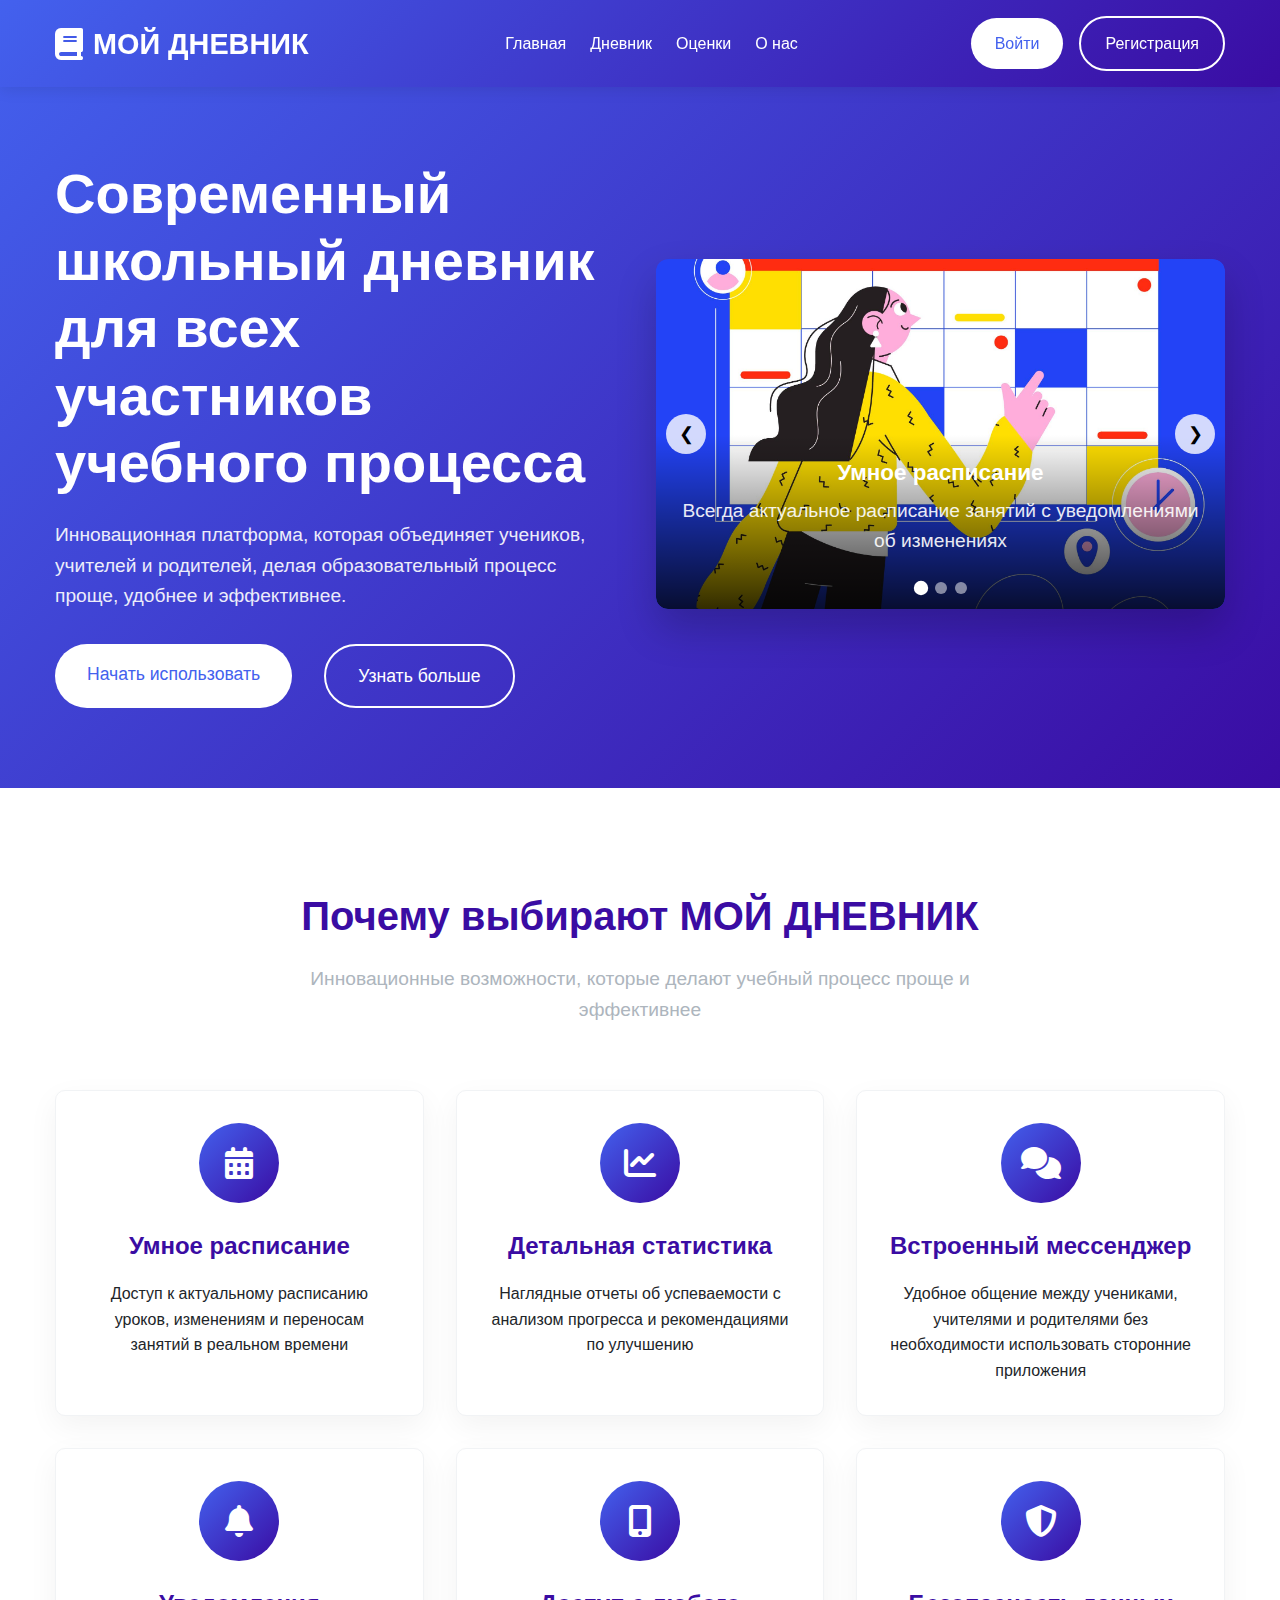
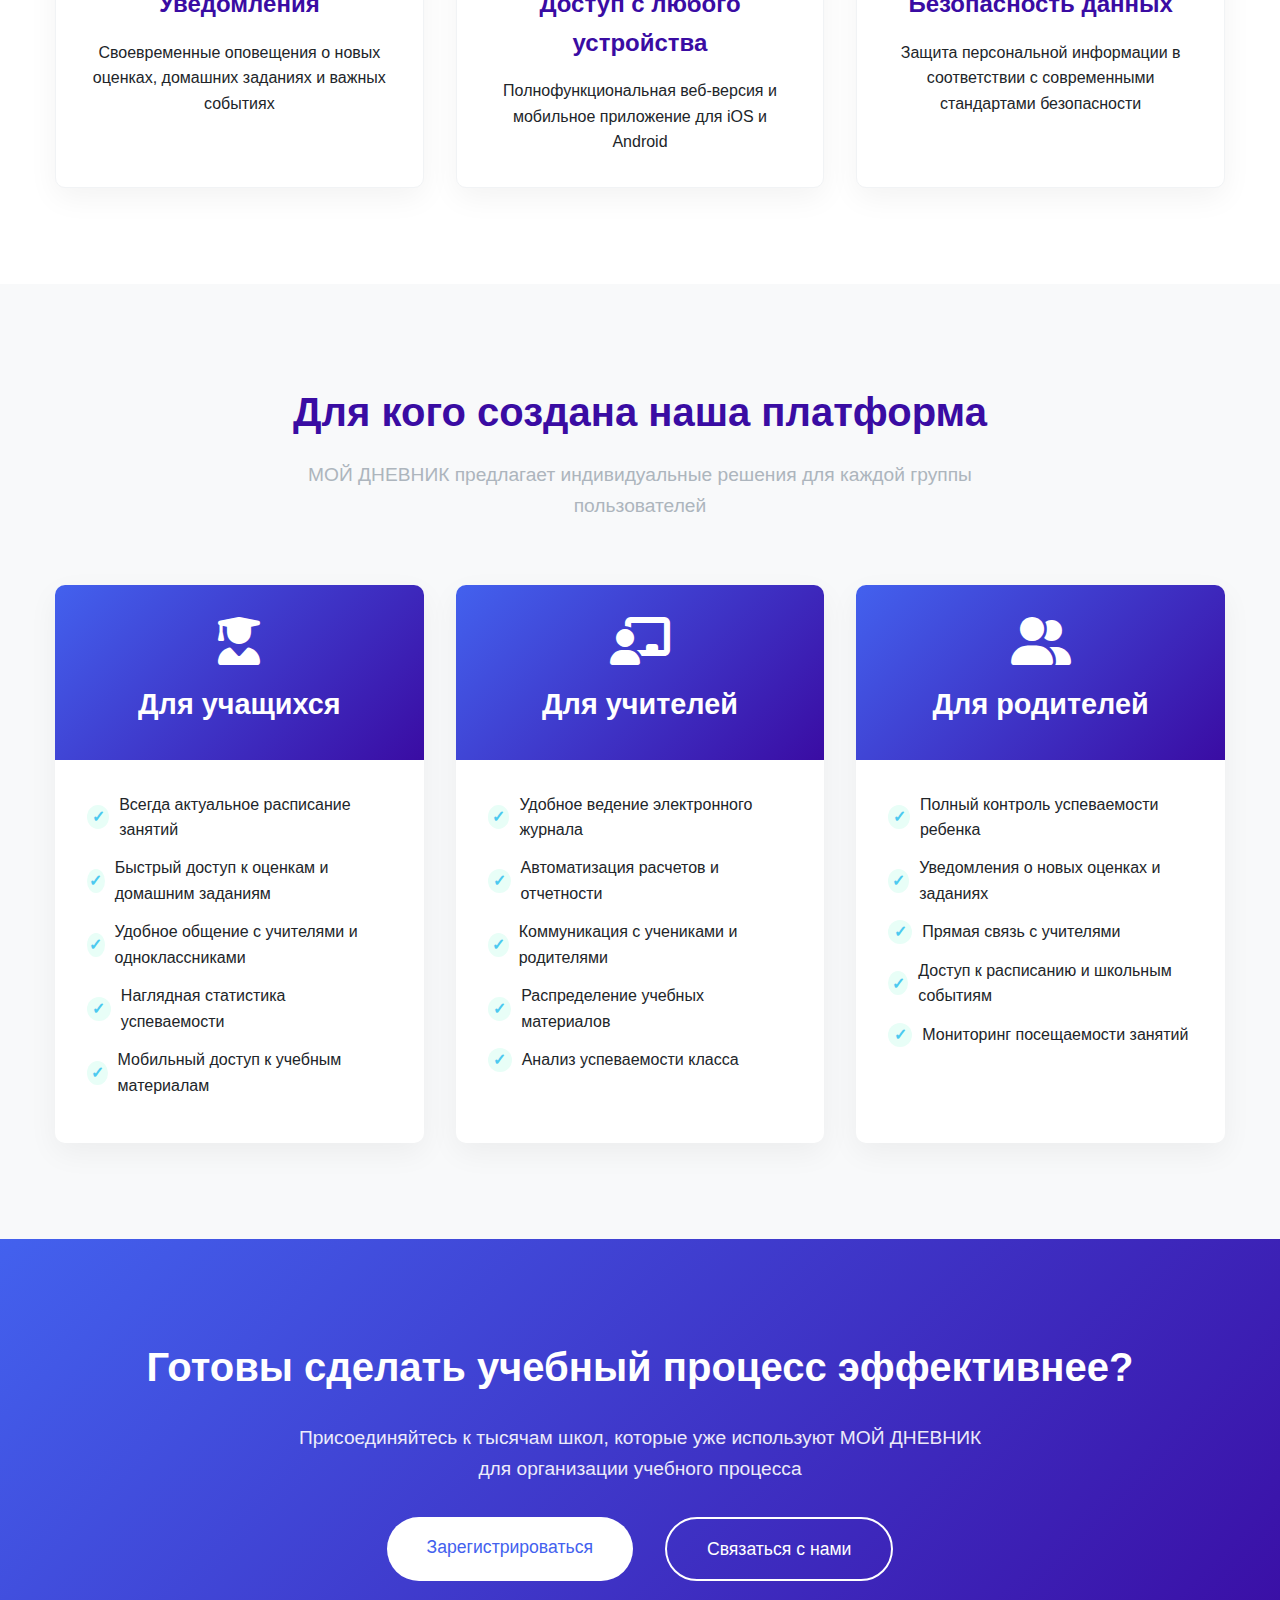
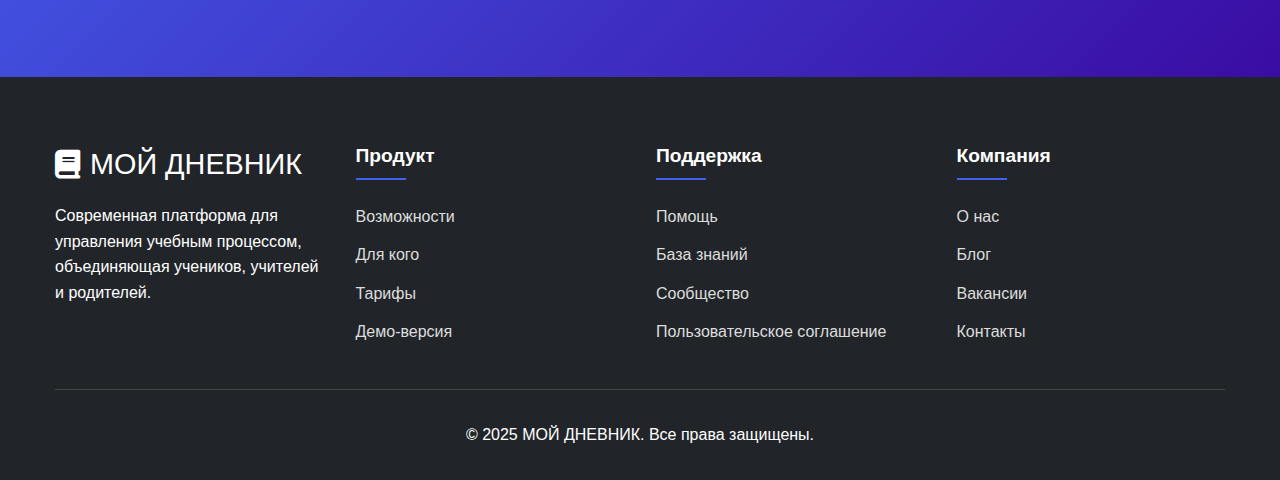
<file: index.html>
<!DOCTYPE html>
<html lang="en">

<head>
    <meta charset="UTF-8">
    <meta name="viewport" content="width=device-width, initial-scale=1.0">
    <title>МОЙ ДНЕВНИК</title>
    <link rel="stylesheet" href="styles.css">
    <link rel="stylesheet" href="https://cdnjs.cloudflare.com/ajax/libs/font-awesome/6.4.0/css/all.min.css">
</head>

<body>
    <header>
        <div class="container">
            <nav>
                <div class="logo">
                <i class="fas fa-book"></i>
                <span>МОЙ ДНЕВНИК</span>
            </div>
            <ul class="nav-links">
                <li class="menu-close"><a href="javascript:void(0)" class="close-button">Назад</a></li>
                <li><a href="index.html">Главная</a></li>
                <li><a href="diary.html">Дневник</a></li>
                <li><a href="marks.html">Оценки</a></li>
                <li><a href="contacts.html">О нас</a></li>
            </ul>
            <div class="nav-right">
                <!-- Бургер-меню -->
                <div class="burger-menu" id="burgerMenu">
                    <span></span>
                    <span></span>
                    <span></span>
                </div>
                <div class="user-actions">
                    <a href="login.html" class="btn btn-primary">Войти</a>
                    <a href="register.html" class="btn btn-outline">Регистрация</a>
                </div>
            </nav>
        </div>
    </header>

    <section class="hero">
        <div class="container">
            <div class="hero-content">
                <div class="hero-text">
                    <h1>Современный школьный дневник для всех участников учебного процесса</h1>
                    <p>Инновационная платформа, которая объединяет учеников, учителей и родителей, делая образовательный
                        процесс проще, удобнее и эффективнее.</p>
                    <div class="hero-buttons">
                        <a href="register.html" class="btn btn-primary">Начать использовать</a>
                        <a href="#features" class="btn btn-outline">Узнать больше</a>
                    </div>
                </div>
                <div class="hero-image">
                    <div class="carousel-container">
                        <div class="carousel">
                            <div class="carousel-slide active">
                                <img src="images/ScheduleImage.jpg" alt="Умное расписание">
                                <div class="slide-caption">
                                    <h3>Умное расписание</h3>
                                    <p>Всегда актуальное расписание занятий с уведомлениями об изменениях</p>
                                </div>
                            </div>
                            <div class="carousel-slide">
                                <img src="images/NoifityImage.jpg" alt="Мгновенные уведомления">
                                <div class="slide-caption">
                                    <h3>Мгновенные уведомления</h3>
                                    <p>Получайте уведомления о новых оценках сразу после их выставления</p>
                                </div>
                            </div>
                            <div class="carousel-slide">
                                <img src="images/ChatImage.jpg" alt="Общение в чате">
                                <div class="slide-caption">
                                    <h3>Встроенный мессенджер</h3>
                                    <p>Общайтесь с учителями и одноклассниками без сторонних приложений</p>
                                </div>
                            </div>
                        </div>
                        <div class="carousel-controls">
                            <button class="carousel-control prev" onclick="moveSlide(-1)">❮</button>
                            <button class="carousel-control next" onclick="moveSlide(1)">❯</button>
                        </div>
                        <div class="carousel-indicators">
                            <span class="indicator active" onclick="currentSlide(0)"></span>
                            <span class="indicator" onclick="currentSlide(1)"></span>
                            <span class="indicator" onclick="currentSlide(2)"></span>
                        </div>
                    </div>
                </div>
            </div>
        </div>
    </section>

    <section class="features" id="features">
        <div class="container">
            <div class="section-title">
                <h2>Почему выбирают МОЙ ДНЕВНИК</h2>
                <p>Инновационные возможности, которые делают учебный процесс проще и эффективнее</p>
            </div>
            <div class="features-grid">
                <div class="feature-card">
                    <div class="feature-icon">
                        <i class="fas fa-calendar-alt"></i>
                    </div>
                    <h3>Умное расписание</h3>
                    <p>Доступ к актуальному расписанию уроков, изменениям и переносам занятий в реальном времени</p>
                </div>
                <div class="feature-card">
                    <div class="feature-icon">
                        <i class="fas fa-chart-line"></i>
                    </div>
                    <h3>Детальная статистика</h3>
                    <p>Наглядные отчеты об успеваемости с анализом прогресса и рекомендациями по улучшению</p>
                </div>
                <div class="feature-card">
                    <div class="feature-icon">
                        <i class="fas fa-comments"></i>
                    </div>
                    <h3>Встроенный мессенджер</h3>
                    <p>Удобное общение между учениками, учителями и родителями без необходимости использовать сторонние
                        приложения</p>
                </div>
                <div class="feature-card">
                    <div class="feature-icon">
                        <i class="fas fa-bell"></i>
                    </div>
                    <h3>Уведомления</h3>
                    <p>Своевременные оповещения о новых оценках, домашних заданиях и важных событиях</p>
                </div>
                <div class="feature-card">
                    <div class="feature-icon">
                        <i class="fas fa-mobile-alt"></i>
                    </div>
                    <h3>Доступ с любого устройства</h3>
                    <p>Полнофункциональная веб-версия и мобильное приложение для iOS и Android</p>
                </div>
                <div class="feature-card">
                    <div class="feature-icon">
                        <i class="fas fa-shield-alt"></i>
                    </div>
                    <h3>Безопасность данных</h3>
                    <p>Защита персональной информации в соответствии с современными стандартами безопасности</p>
                </div>
            </div>
        </div>
    </section>

    <section class="for-whom" id="for-whom">
        <div class="container">
            <div class="section-title">
                <h2>Для кого создана наша платформа</h2>
                <p>МОЙ ДНЕВНИК предлагает индивидуальные решения для каждой группы пользователей</p>
            </div>
            <div class="audience-cards">
                <div class="audience-card">
                    <div class="audience-header">
                        <i class="fas fa-user-graduate"></i>
                        <h3>Для учащихся</h3>
                    </div>
                    <div class="audience-body">
                        <ul>
                            <li>Всегда актуальное расписание занятий</li>
                            <li>Быстрый доступ к оценкам и домашним заданиям</li>
                            <li>Удобное общение с учителями и одноклассниками</li>
                            <li>Наглядная статистика успеваемости</li>
                            <li>Мобильный доступ к учебным материалам</li>
                        </ul>
                    </div>
                </div>
                <div class="audience-card">
                    <div class="audience-header">
                        <i class="fas fa-chalkboard-teacher"></i>
                        <h3>Для учителей</h3>
                    </div>
                    <div class="audience-body">
                        <ul>
                            <li>Удобное ведение электронного журнала</li>
                            <li>Автоматизация расчетов и отчетности</li>
                            <li>Коммуникация с учениками и родителями</li>
                            <li>Распределение учебных материалов</li>
                            <li>Анализ успеваемости класса</li>
                        </ul>
                    </div>
                </div>
                <div class="audience-card">
                    <div class="audience-header">
                        <i class="fas fa-user-friends"></i>
                        <h3>Для родителей</h3>
                    </div>
                    <div class="audience-body">
                        <ul>
                            <li>Полный контроль успеваемости ребенка</li>
                            <li>Уведомления о новых оценках и заданиях</li>
                            <li>Прямая связь с учителями</li>
                            <li>Доступ к расписанию и школьным событиям</li>
                            <li>Мониторинг посещаемости занятий</li>
                        </ul>
                    </div>
                </div>
            </div>
        </div>
    </section>

    <section class="cta">
        <div class="container">
            <h2>Готовы сделать учебный процесс эффективнее?</h2>
            <p>Присоединяйтесь к тысячам школ, которые уже используют МОЙ ДНЕВНИК для организации учебного процесса</p>
            <div class="cta-buttons">
                <a href="register.html" class="btn btn-primary">Зарегистрироваться</a>
                <a href="#contacts" class="btn btn-outline">Связаться с нами</a>
            </div>
        </div>
    </section>

    <footer>
        <div class="footer-container">
            <div class="footer-content">
                <div class="footer-about">
                    <div class="footer-logo">
                        <i class="fas fa-book"></i>
                        <span>МОЙ ДНЕВНИК</span>
                    </div>
                    <p>Современная платформа для управления учебным процессом, объединяющая учеников, учителей и
                        родителей.</p>
                </div>
                <div class="footer-links">
                    <h4>Продукт</h4>
                    <ul>
                        <li><a href="#features">Возможности</a></li>
                        <li><a href="#for-whom">Для кого</a></li>
                        <li><a href="#pricing">Тарифы</a></li>
                        <li><a href="#">Демо-версия</a></li>
                    </ul>
                </div>
                <div class="footer-links">
                    <h4>Поддержка</h4>
                    <ul>
                        <li><a href="#">Помощь</a></li>
                        <li><a href="#">База знаний</a></li>
                        <li><a href="#">Сообщество</a></li>
                        <li><a href="#">Пользовательское соглашение</a></li>
                    </ul>
                </div>
                <div class="footer-links">
                    <h4>Компания</h4>
                    <ul>
                        <li><a href="#">О нас</a></li>
                        <li><a href="#">Блог</a></li>
                        <li><a href="#">Вакансии</a></li>
                        <li><a href="#contacts">Контакты</a></li>
                    </ul>
                </div>
            </div>
            <div class="footer-bottom">
                <p>© 2025 МОЙ ДНЕВНИК. Все права защищены.</p>
            </div>
        </div>
    </footer>
    <script src="burger.js"></script>
    <script src="main.js"></script>
</body>

</html>
</file>
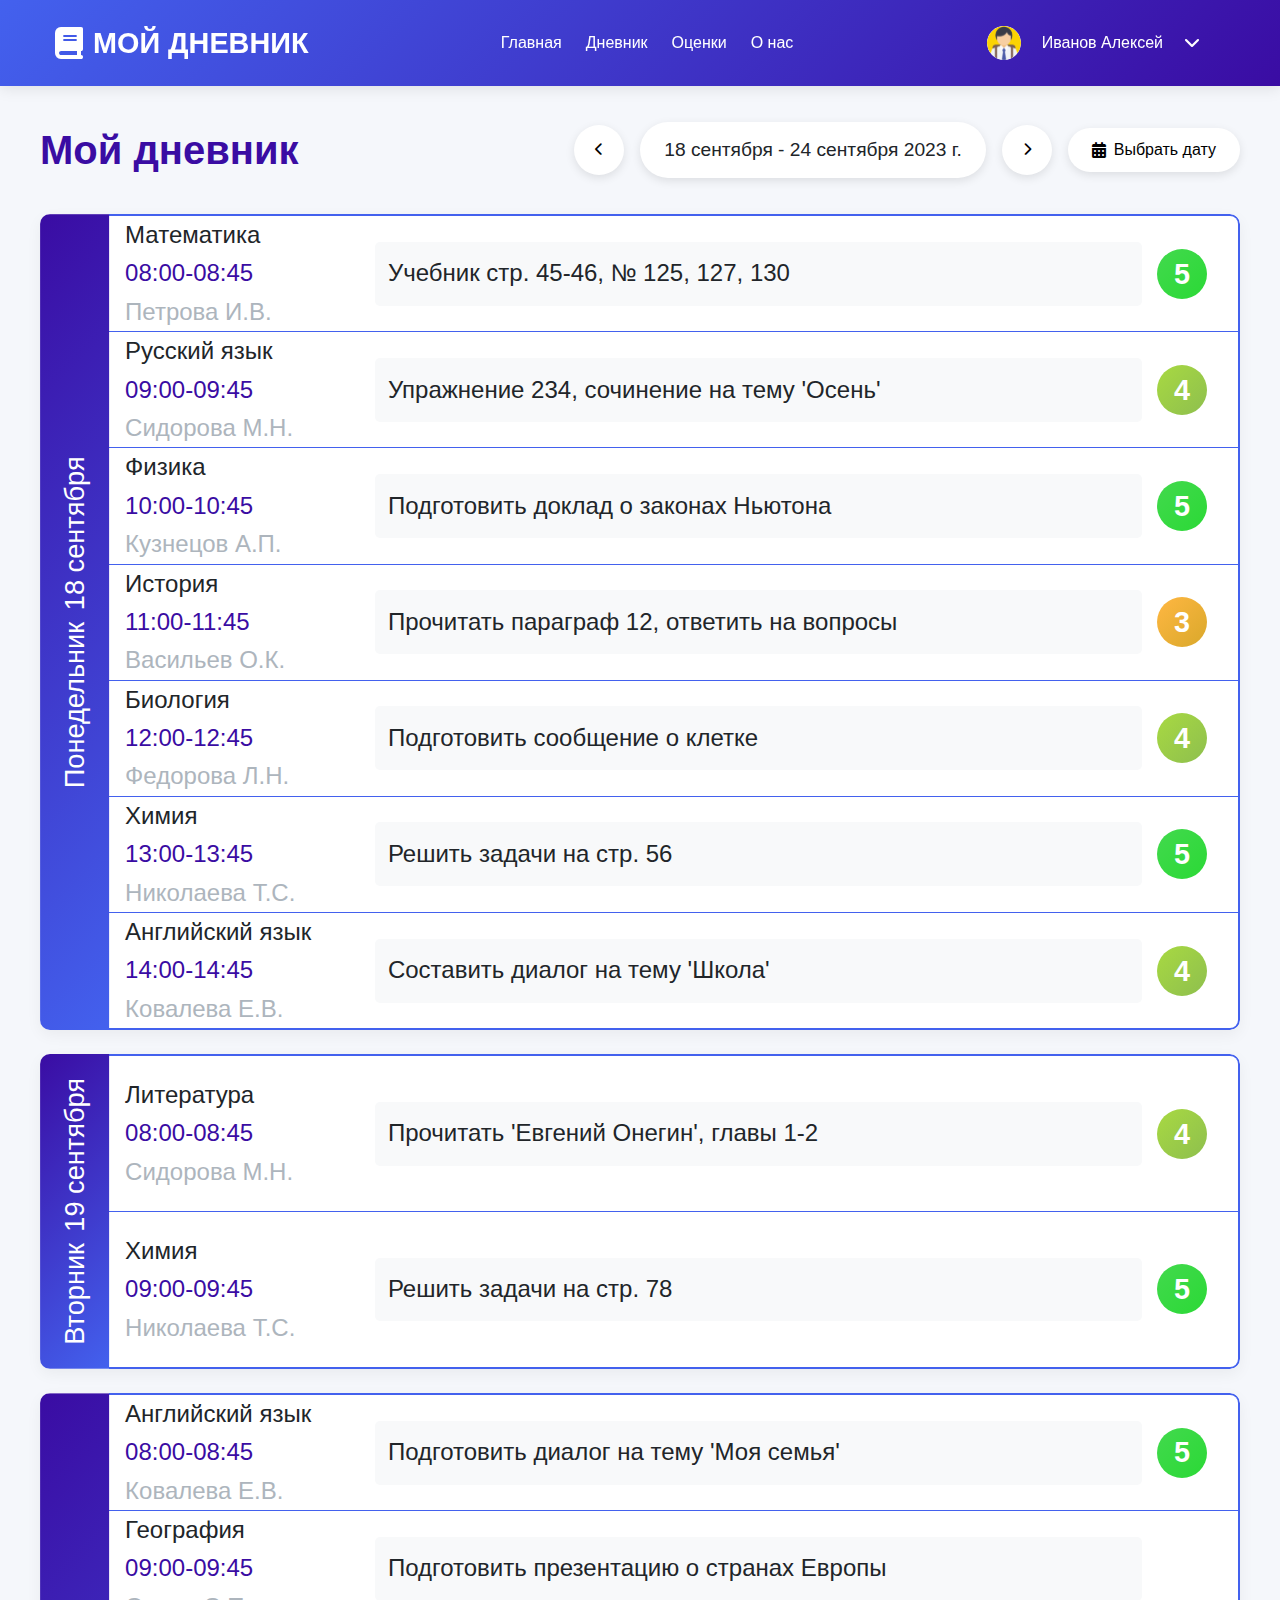
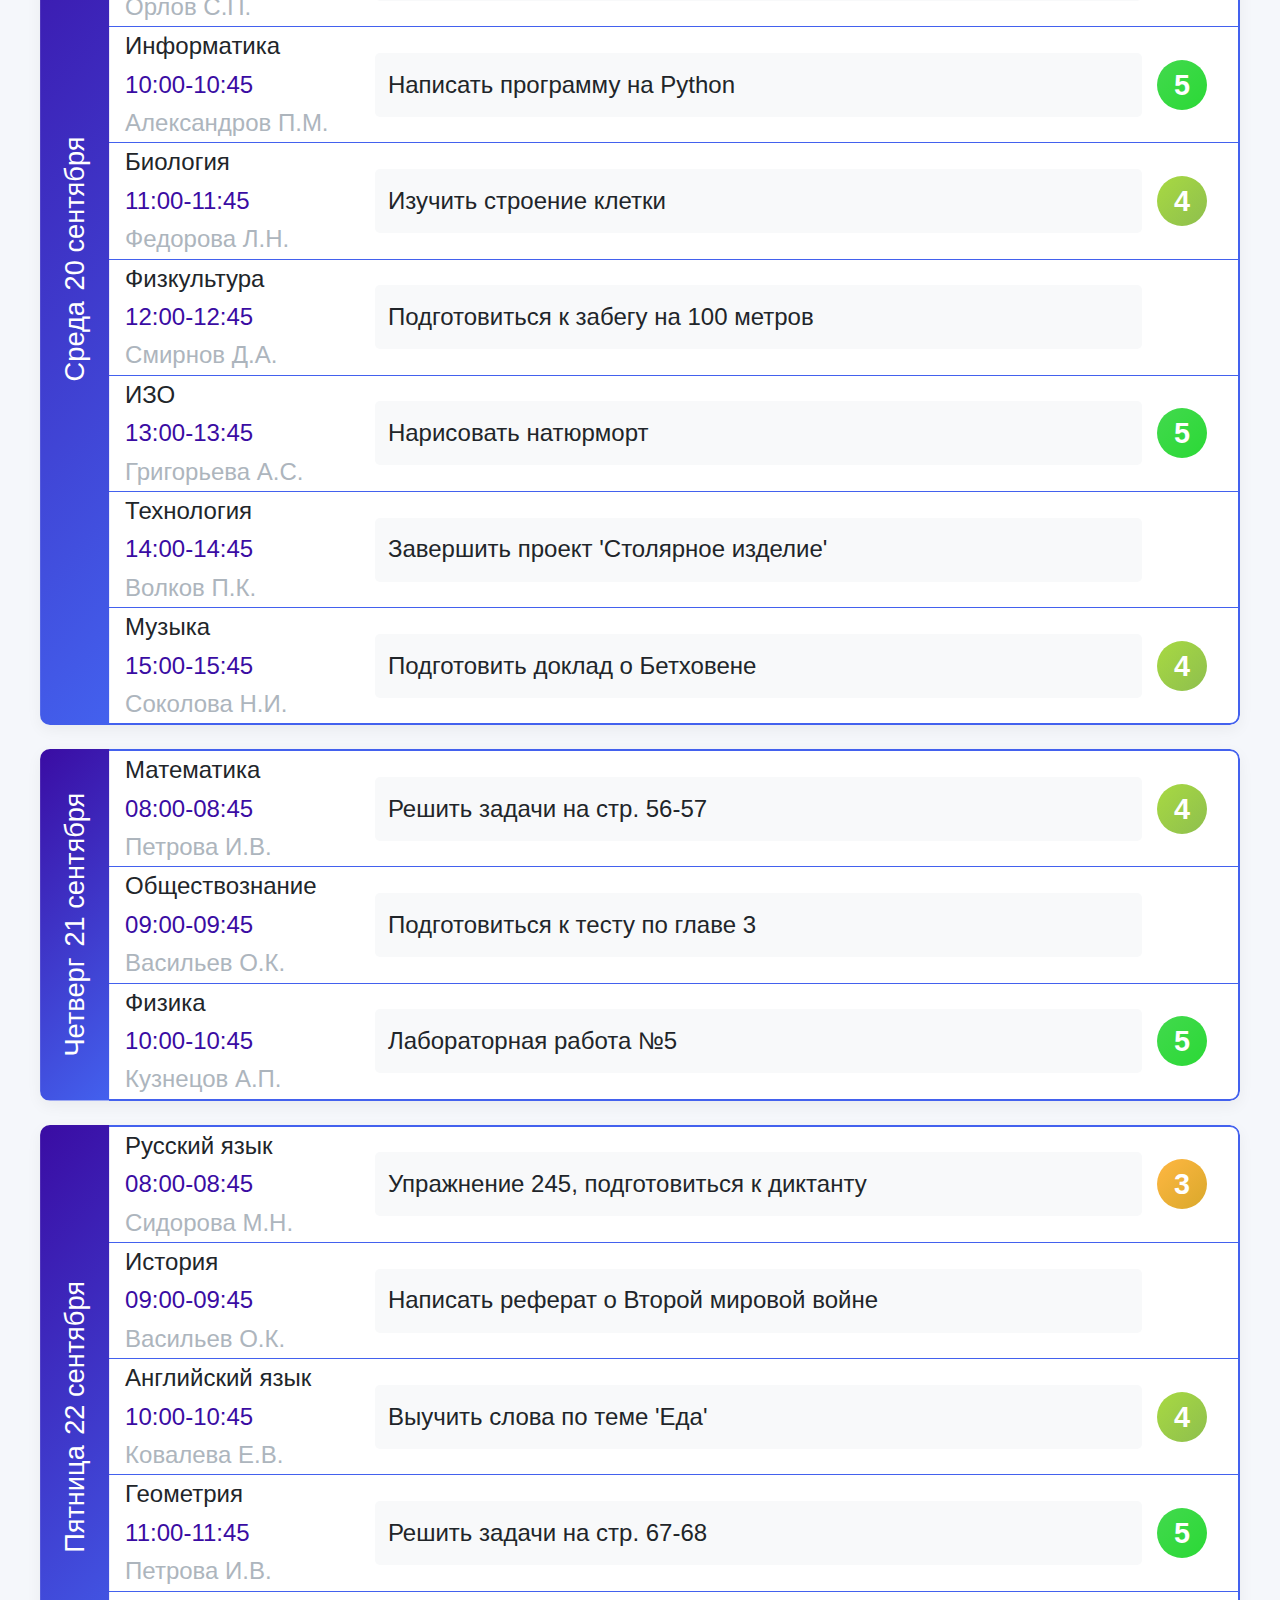
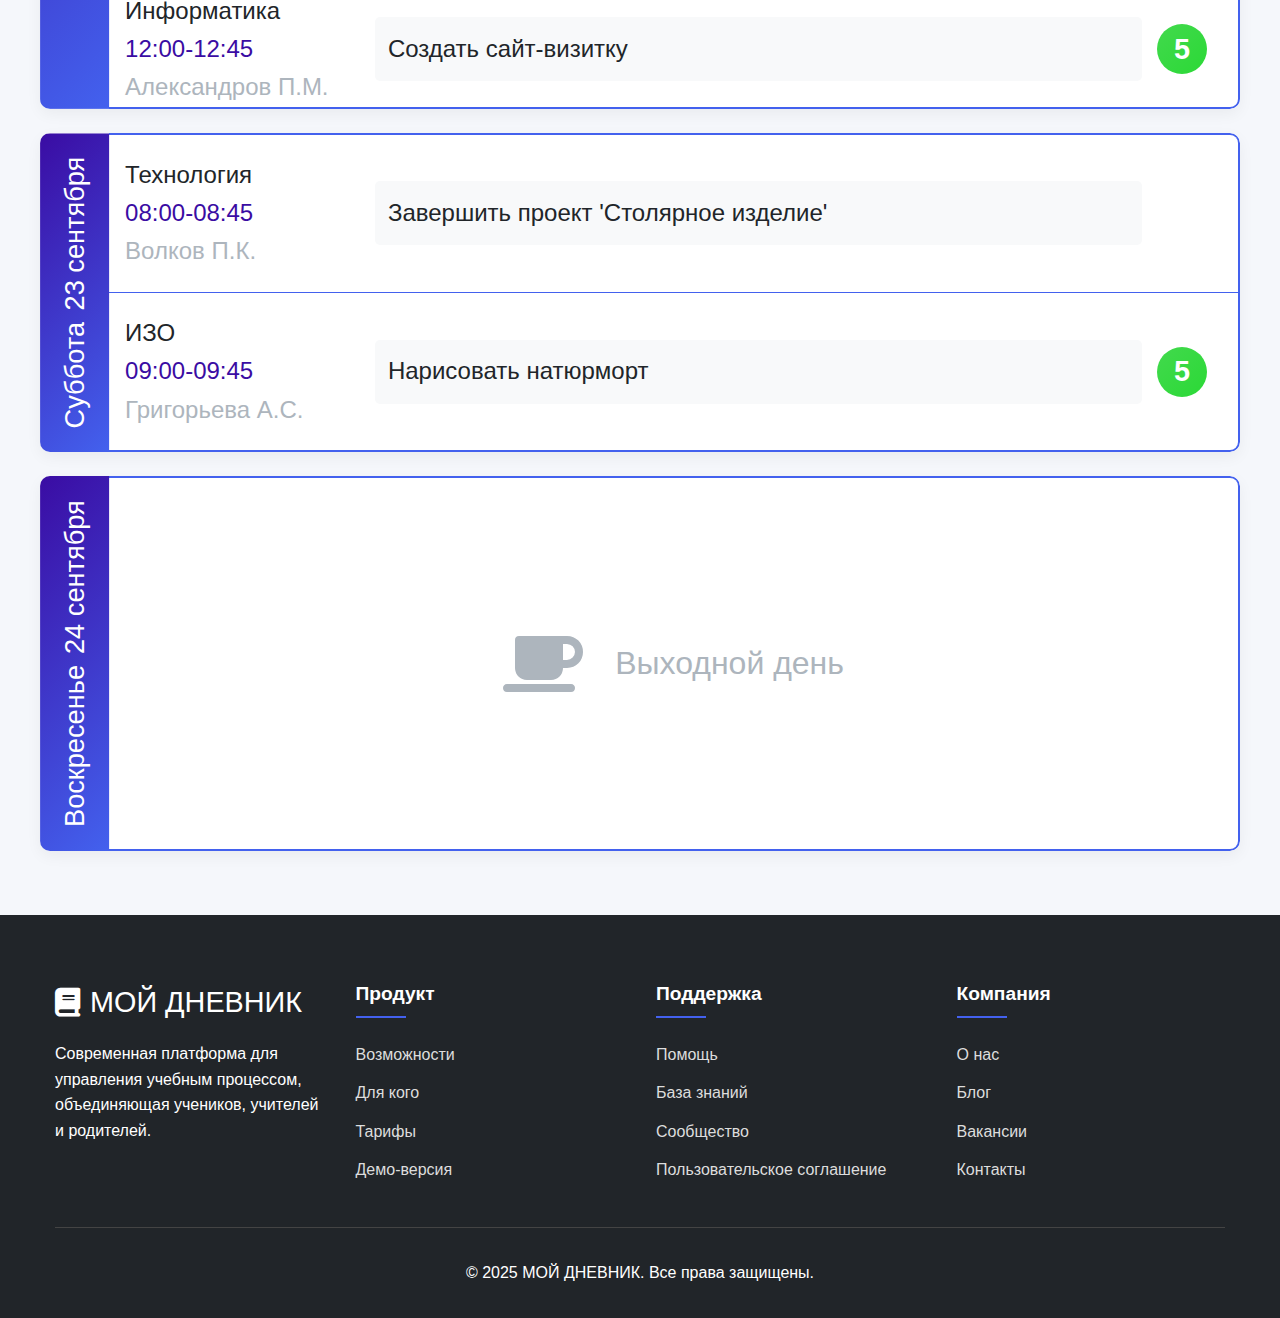
<file: diary.html>
<!DOCTYPE html>
<html lang="ru">
<head>
    <meta charset="UTF-8">
    <meta name="viewport" content="width=device-width, initial-scale=1.0">
    <title>МОЙ ДНЕВНИК - Дневник</title>
    <link rel="stylesheet" href="styles.css">
    <link rel="stylesheet" href="https://cdnjs.cloudflare.com/ajax/libs/font-awesome/6.4.0/css/all.min.css">
    <style>

        body {
            background-color: #f5f7fb;
            color: var(--dark);
            line-height: 1.6;
        }

        /* Навигация */
        header {
            background: linear-gradient(135deg, var(--primary), var(--secondary));
            color: white;
            position: sticky;
            top: 0;
            z-index: 100;
            box-shadow: 0 2px 15px rgba(0, 0, 0, 0.1);
            padding: 1rem 0;
            box-sizing: border-box; /* важно! */
        }

        .btn {
            padding: 0.8rem 1.5rem;
            border-radius: 50px;
            text-decoration: none;
            font-weight: 500;
            transition: all 0.3s;
            border: none;
            cursor: pointer;
            display: inline-block;
            text-align: center;
        }

        .btn-primary {
            background-color: white;
            color: var(--primary);
        }

        .btn-primary:hover {
            transform: translateY(-3px);
            box-shadow: 0 5px 15px rgba(0, 0, 0, 0.1);
        }

        .btn-outline {
            background-color: transparent;
            border: 2px solid white;
            color: white;
            margin-left: 1rem;
        }

        .btn-outline:hover {
            background-color: white;
            color: var(--primary);
        }

        /* Основной контент */
        .main-content {
            padding: 2rem 0;
        }

        .page-header {
            display: flex;
            justify-content: space-between;
            align-items: center;
            margin-bottom: 2rem;
            flex-wrap: wrap;
            gap: 1rem;
        }

        .page-title {
            font-size: 2.5rem;
            color: var(--secondary);
        }

        .week-navigation {
            display: flex;
            align-items: center;
            gap: 1rem;
        }

        .week-display {
            font-size: 1.2rem;
            font-weight: 500;
            background: white;
            padding: 0.8rem 1.5rem;
            border-radius: 50px;
            box-shadow: 0 3px 10px rgba(0, 0, 0, 0.1);
        }

        .nav-btn {
            width: 50px;
            height: 50px;
            border-radius: 50%;
            background: white;
            border: none;
            display: flex;
            align-items: center;
            justify-content: center;
            cursor: pointer;
            box-shadow: 0 3px 10px rgba(0, 0, 0, 0.1);
            transition: all 0.3s;
        }

        .nav-btn:hover {
            background: var(--primary);
            color: white;
            transform: translateY(-2px);
        }

        .date-selector {
            position: relative;
        }

        .date-selector-btn {
            background: white;
            border: none;
            font-size: 1rem;
            padding: 0.8rem 1.5rem;
            border-radius: 50px;
            font-weight: 500;
            cursor: pointer;
            display: flex;
            align-items: center;
            gap: 0.5rem;
            box-shadow: 0 3px 10px rgba(0, 0, 0, 0.1);
            transition: all 0.3s;
        }

        .date-selector-btn:hover {
            background: var(--primary);
            color: white;
        }

        .date-selector-dropdown {
            position: absolute;
            top: 100%;
            right: 0;
            background: white;
            border-radius: 10px;
            padding: 1rem;
            box-shadow: 0 5px 20px rgba(0, 0, 0, 0.15);
            z-index: 10;
            margin-top: 0.5rem;
            min-width: 300px;
            display: none;
        }

        .date-selector.open .date-selector-dropdown {
            display: block;
        }

        .calendar-header {
            display: flex;
            justify-content: space-between;
            align-items: center;
            margin-bottom: 1rem;
        }

        .calendar-nav {
            display: flex;
            gap: 0.5rem;
        }

        .calendar-nav-btn {
            width: 30px;
            height: 30px;
            border-radius: 50%;
            background: #f5f7fb;
            border: none;
            display: flex;
            align-items: center;
            justify-content: center;
            cursor: pointer;
            transition: all 0.3s;
        }

        .calendar-nav-btn:hover {
            background: var(--primary);
            color: white;
        }

        .date-selector-calendar {
            display: grid;
            grid-template-columns: repeat(7, 1fr);
            gap: 5px;
        }

        .calendar-weekday {
            text-align: center;
            font-size: 0.8rem;
            font-weight: 500;
            color: var(--gray);
            padding: 0.5rem;
        }

        .calendar-day {
            text-align: center;
            padding: 0.5rem;
            border-radius: 50%;
            cursor: pointer;
            transition: all 0.3s;
            width: 36px;
            height: 36px;
            display: flex;
            align-items: center;
            justify-content: center;
            margin: 0 auto;
        }

        .calendar-day:hover {
            background: var(--primary);
            color: white;
        }

        .calendar-day.current {
            background: var(--primary);
            color: white;
        }

        .calendar-day.other-month {
            color: var(--gray);
        }

        /* Дни недели */
        .week-days {
            display: flex;
            flex-direction: column;
            gap: 1.5rem;
            margin-bottom: 2rem;
        }

        .day-card {
            background: white;
            border-radius: 10px;
            overflow: hidden;
            box-shadow: 0 5px 15px rgba(0, 0, 0, 0.05);
            display: flex;
        }

        .day-header {
            background: linear-gradient(135deg, var(--primary), var(--secondary));
            color: white;
            padding: 1.5rem 0.8rem;
            writing-mode: vertical-lr;
            transform: rotate(180deg);
            display: flex;
            align-items: center;
            justify-content: center;
            min-width: 50px;
        }

        .day-title {
            font-size: 1.7rem;
            margin-bottom: 0.2rem;
        }

        .day-date {
            font-size: 1.7rem;
            margin-top: 0.5rem;
        }

        .lessons-container {
            flex: 1;
            min-width: 0;
            padding: 0rem;
            display: flex;
            flex-direction: column;
            gap: 0rem;
            border: var(--grid-color) 2px solid;
            border-left: none;
            border-radius: 0 10px 10px 0; 
        }

        .lesson {
            display: grid;
            flex-grow: 1;
            grid-template-columns: 250px 1fr 80px;
            gap: 0rem;
            padding: 0 1rem 0 1rem;
            border-bottom: 1px solid var(--grid-color);
            align-items: center;
        }

        .lesson:last-child {
            border-bottom: none;
        }

        .lesson-time-subject {
            display: flex;
            flex-direction: column;
        }

        .lesson-time {
            font-weight: 500;
            color: var(--secondary);
            font-size: 1.5rem;
        }

        .lesson-subject {
            font-weight: 500;
            font-size: 1.5rem;
        }

        .lesson-teacher {
            font-size: 1.5rem;
            color: var(--gray);
        }

        .lesson-homework {
            font-size: 1.5rem;
            background: #f8f9fa;
            padding: 0.8rem;
            border-radius: 5px;
            display: flex;
            align-items: center;
        }

        .no-homework {
            color: var(--gray);
        }

        .lesson-grade {
            display: flex;
            justify-content: center;
            align-items: center;
        }

        .grade-badge {
            width: 50px;
            height: 50px;
            border-radius: 50%;
            display: flex;
            align-items: center;
            justify-content: center;
            color: white;
            font-weight: 700;
            font-size: 1.8rem;
        }

        .grade-1 { background: var(--grade-1-2); }
        .grade-2 { background: var(--grade-1-2); }
        .grade-3 { background: var(--grade-3); }
        .grade-4 { background: var(--grade-4); }
        .grade-5 { background: var(--grade-5); }

        .empty-day {
            padding: 2rem;
            text-align: center;
            color: var(--gray);
            font-weight: 500;
            display: flex;
            align-items: center;
            justify-content: center;
            flex: 1;
            gap: 2rem;
        }

        /* Адаптивность */
        @media (max-width: 1200px) {
            .lesson {
                grid-template-columns: 110px 1fr 70px;
            }
        }

        @media (max-width: 992px) {
            .lesson {
                grid-template-columns: 100px 1fr 60px;
                gap: 0.8rem;
                padding: 0.8rem;
            }
            
            .lesson-time {
                font-size: 1.5rem;
            }
            
            .lesson-subject {
                font-size: 1.5rem;
            }
        }

        @media (max-width: 768px) {   
            .lesson {
                grid-template-columns: 1fr;
                text-align: center;
                gap: 0.5rem;
            }
            
            .lesson-time-subject {
                order: 1;
            }
            
            .lesson-homework {
                order: 3;
                justify-content: center;
            }
            
            .lesson-grade {
                order: 2;
                justify-content: center;
            }
            
            .page-header {
                flex-direction: column;
                align-items: flex-start;
            }
            
            .week-navigation {
                width: 100%;
                justify-content: space-between;
            }
            
            .date-selector-dropdown {
                right: auto;
                left: 0;
                min-width: 100%;
            }
            
            .day-header {
                min-width: 40px;
                padding: 1rem 0.5rem;
            }
            
            .day-title {
                font-size: 1rem;
            }
            
            .day-date {
                font-size: 0.8rem;
            }
        }

        @media (max-width: 576px) {
            .day-card {
                flex-direction: column;
            }
            
            .day-header {
                writing-mode: horizontal-tb;
                transform: none;
                padding: 1rem;
                min-width: auto;
                flex-direction: row;
                justify-content: space-between;
            }
            
            .lesson-time {
                font-size: 1.5rem;
            }
        }
    </style>
</head>
<body>
    <header>
    <div class="container">
        <nav>
            <div class="logo">
                <i class="fas fa-book"></i>
                <span>МОЙ ДНЕВНИК</span>
            </div>
            <ul class="nav-links">
                <li class="menu-close"><a href="javascript:void(0)" class="close-button">Назад</a></li>
                <li><a href="index.html">Главная</a></li>
                <li><a href="diary.html">Дневник</a></li>
                <li><a href="marks.html">Оценки</a></li>
                <li><a href="contacts.html">О нас</a></li>
            </ul>
            <div class="nav-right">
                <!-- Бургер-меню -->
                <div class="burger-menu" id="burgerMenu">
                    <span></span>
                    <span></span>
                    <span></span>
                </div>
            <div class="user-actions">
                <div class="user-menu-trigger" id="userMenuTrigger">
                    <div class="user-avatar">
                        <img src="images/avatar.svg" alt="Аватар" onerror="this.style.display='none'">
                    </div>
                    <span class="user-name">Иванов Алексей</span>
                    <div class="menu-arrow">
                        <i class="fas fa-chevron-down"></i>
                    </div>
                </div>
                <div class="popup-menu" id="popupMenu">
                    <div class="popup-buttons">
                        <a href="profile.html" class="popup-btn">
                            <svg viewBox="0 0 24 24" xmlns="http://www.w3.org/2000/svg" xmlns:xlink="http://www.w3.org/1999/xlink" width="24.000000" height="24.000000" fill="none">
                                <path d="M12 11.7596C14.8687 11.7596 17.1923 9.43606 17.1923 6.56731C17.1923 3.69856 14.8687 1.375 12 1.375C9.13125 1.375 6.80769 3.69856 6.80769 6.56731C6.80769 9.43606 9.13125 11.7596 12 11.7596ZM10.7149 14.1827C6.45288 14.1827 3 17.6356 3 21.8976C3 22.6072 3.57548 23.1827 4.2851 23.1827L19.7149 23.1827C20.4245 23.1827 21 22.6072 21 21.8976C21 17.6356 17.5471 14.1827 13.2851 14.1827L10.7149 14.1827Z" 
                                fill="currentColor" fill-rule="nonzero" />
                            </svg>

                            <span class="popup-menu-title">Профиль</span>
                        </a>
                        <a href="index.html" class="popup-btn">
                            <svg viewBox="0 0 24 24" xmlns="http://www.w3.org/2000/svg" xmlns:xlink="http://www.w3.org/1999/xlink" width="24.000000" height="24.000000" fill="none">
                                <path d="M12.002 1.125C11.2907 1.125 10.716 1.69955 10.716 2.41071L10.716 2.53929C7.78232 3.13393 5.572 5.72946 5.572 8.83929L5.572 9.71116C5.572 11.6437 4.91293 13.5201 3.7073 15.0308L3.31346 15.521C3.10851 15.7741 3 16.0875 3 16.4129C3 17.2004 3.63898 17.8393 4.42666 17.8393L19.5733 17.8393C20.361 17.8393 21 17.2004 21 16.4129C21 16.0875 20.8915 15.7741 20.6865 15.521L20.2927 15.0308C19.0911 13.5201 18.432 11.6437 18.432 9.71116L18.432 8.83929C18.432 5.72946 16.2217 3.13393 13.288 2.53929L13.288 2.41071C13.288 1.69955 12.7133 1.125 12.002 1.125ZM9.51038 19.7679C9.79571 20.8768 10.8044 21.6964 12.002 21.6964C13.1996 21.6964 14.2083 20.8768 14.4936 19.7679L9.51038 19.7679Z" 
                                fill="currentColor" fill-rule="nonzero" />
                            </svg>

                            <span class="popup-menu-title">Уведомления</span>
                        </a>
                        <a href="index.html" class="popup-btn">
                            <svg viewBox="0 0 24 24" xmlns="http://www.w3.org/2000/svg" xmlns:xlink="http://www.w3.org/1999/xlink" width="24.000000" height="24.000000" fill="none">
                                <path id="Форма 20" d="M9.86335 2.875L9.41396 5.18542C8.66184 5.46287 7.97687 5.85703 7.35906 6.36788L5.13888 5.60265L3 9.30504L4.77793 10.8507C4.63644 11.6394 4.63644 12.4282 4.77793 13.2169L3 14.7621L5.13933 18.4627L7.35683 17.6988C7.97457 18.2108 8.66028 18.6044 9.41396 18.8795L9.86291 21.1904L14.1375 21.1904L14.5776 18.9032C15.3259 18.6046 16.0139 18.2025 16.6414 17.6971L18.8611 18.4627L20.9982 14.7621L19.2221 13.2152C19.3651 12.4276 19.3651 11.64 19.2221 10.8525L21 9.3037L18.8607 5.6031L16.6432 6.36699C16.025 5.85579 15.3393 5.46223 14.586 5.18631L14.1371 2.8759L9.86335 2.875ZM11.9616 9.22106C12.3349 9.22767 12.693 9.30469 13.036 9.45213C13.379 9.59957 13.6813 9.80644 13.9429 10.0728C14.2046 10.3391 14.4061 10.645 14.5474 10.9906C14.6887 11.3361 14.7594 11.6955 14.7594 12.0689C14.7594 12.4422 14.6887 12.8017 14.5474 13.1472C14.4061 13.4927 14.2046 13.7987 13.9429 14.065C13.6813 14.3313 13.379 14.5382 13.036 14.6856C12.693 14.8331 12.3349 14.9101 11.9616 14.9167C11.584 14.9167 11.2207 14.8445 10.8718 14.7C10.5229 14.5555 10.2149 14.3498 9.94787 14.0828C9.68081 13.8158 9.47498 13.5079 9.33039 13.159C9.18579 12.8102 9.11344 12.4469 9.11332 12.0693L9.11332 12.0689C9.11332 11.6912 9.18559 11.3279 9.33014 10.979C9.47468 10.63 9.6805 10.322 9.94758 10.055C10.2147 9.78796 10.5227 9.5822 10.8716 9.43771C11.2206 9.29321 11.5839 9.221 11.9616 9.22106Z" 
                                fill="currentColor" fill-rule="nonzero" />
                            </svg>
                            <span class="popup-menu-title">Настройки</span>
                        </a>
                        <a href="index.html" class="popup-btn">
                            <svg viewBox="0 0 24 24" xmlns="http://www.w3.org/2000/svg" xmlns:xlink="http://www.w3.org/1999/xlink" width="24.000000" height="24.000000" fill="none">
                            <path d="M19.002 3L5.00195 3C3.89895 3 3.00195 3.897 3.00195 5L3.00195 9L5.00195 9L5.00195 5L19.002 5L19.002 19L5.00195 19L5.00195 15L3.00195 15L3.00195 19C3.00195 20.103 3.89895 21 5.00195 21L19.002 21C20.105 21 21.002 20.103 21.002 19L21.002 5C21.002 3.897 20.104 3 19.002 3Z" 
                            fill="currentColor" fill-rule="nonzero" />
                            <path d="M11 16L16 12L11 8L11 11.001L3 11.001L3 13.001L11 13.001L11 16Z" 
                            fill="currentColor" fill-rule="nonzero" />
                        </svg>

                            <span class="popup-menu-title">Выйти</span>
                        </a>
                    </div>
                </div>
            </div>
        </nav>
    </div>
</header>

    <main class="container main-content">
        <div class="page-header">
            <h1 class="page-title">Мой дневник</h1>
            <div class="week-navigation">
                <button class="nav-btn prev-week">
                    <i class="fas fa-chevron-left"></i>
                </button>
                <div class="week-display">19 - 25 сентября 2023</div>
                <button class="nav-btn next-week">
                    <i class="fas fa-chevron-right"></i>
                </button>
                <div class="date-selector" id="dateSelector">
                    <button class="date-selector-btn">
                        <i class="fas fa-calendar-alt"></i>
                        Выбрать дату
                    </button>
                    <div class="date-selector-dropdown">
                        <div class="calendar-header">
                            <button class="calendar-nav-btn prev-month">
                                <i class="fas fa-chevron-left"></i>
                            </button>
                            <div class="current-month">Сентябрь 2023</div>
                            <button class="calendar-nav-btn next-month">
                                <i class="fas fa-chevron-right"></i>
                            </button>
                        </div>
                        <div class="date-selector-calendar">
                        </div>
                    </div>
                </div>
            </div>
        </div>

        <div class="week-days" id="weekDays">
        </div>
    </main>

    <footer>
        <div class="footer-container">
            <div class="footer-content">
                <div class="footer-about">
                    <div class="footer-logo">
                        <i class="fas fa-book"></i>
                        <span>МОЙ ДНЕВНИК</span>
                    </div>
                    <p>Современная платформа для управления учебным процессом, объединяющая учеников, учителей и
                        родителей.</p>
                </div>
                <div class="footer-links">
                    <h4>Продукт</h4>
                    <ul>
                        <li><a href="#features">Возможности</a></li>
                        <li><a href="#for-whom">Для кого</a></li>
                        <li><a href="#pricing">Тарифы</a></li>
                        <li><a href="#">Демо-версия</a></li>
                    </ul>
                </div>
                <div class="footer-links">
                    <h4>Поддержка</h4>
                    <ul>
                        <li><a href="#">Помощь</a></li>
                        <li><a href="#">База знаний</a></li>
                        <li><a href="#">Сообщество</a></li>
                        <li><a href="#">Пользовательское соглашение</a></li>
                    </ul>
                </div>
                <div class="footer-links">
                    <h4>Компания</h4>
                    <ul>
                        <li><a href="#">О нас</a></li>
                        <li><a href="#">Блог</a></li>
                        <li><a href="#">Вакансии</a></li>
                        <li><a href="#contacts">Контакты</a></li>
                    </ul>
                </div>
            </div>
            <div class="footer-bottom">
                <p>© 2025 МОЙ ДНЕВНИК. Все права защищены.</p>
            </div>
        </div>
    </footer>
    <script src="burger.js"></script>
    <script src="diary.js"></script>
    <script src="popup.js"></script> 
</body>

</html>
</file>
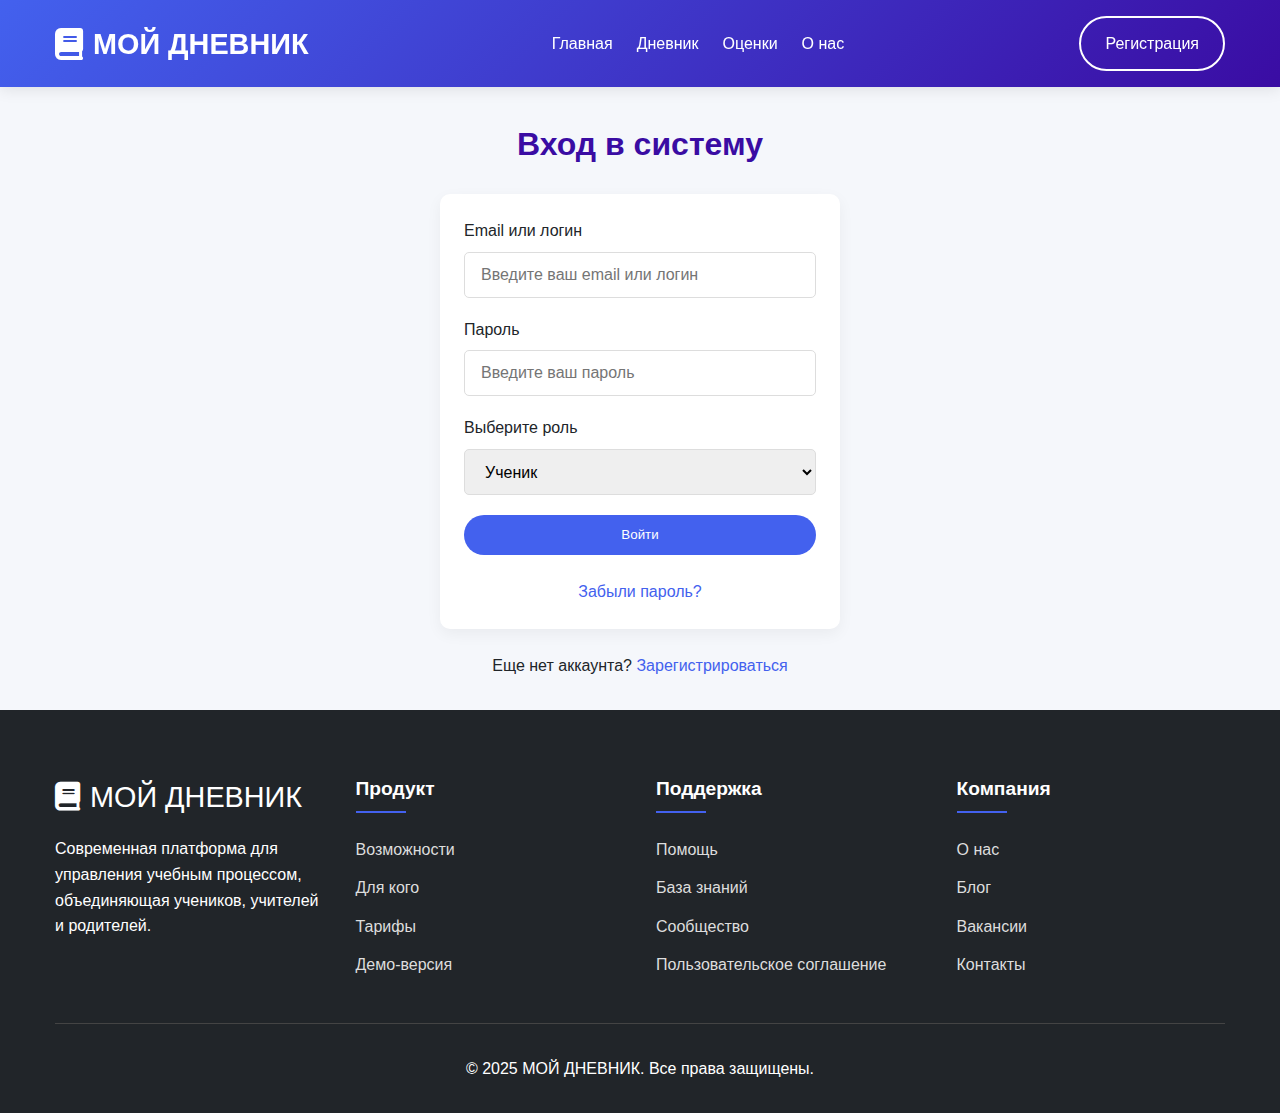
<file: login.html>
<!DOCTYPE html>
<html lang="ru">

<head>
    <meta charset="UTF-8">
    <meta name="viewport" content="width=device-width, initial-scale=1.0">
    <title>МОЙ ДНЕВНИК - Вход</title>
    <link rel="stylesheet" href="styles.css">
    <link href="https://cdnjs.cloudflare.com/ajax/libs/font-awesome/6.0.0/css/all.min.css" rel="stylesheet">
    <style>
        /* Навигация */
        header {
            background: linear-gradient(135deg, var(--primary), var(--secondary));
            color: white;
            position: sticky;
            top: 0;
            z-index: 100;
            box-shadow: 0 2px 15px rgba(0, 0, 0, 0.1);
            padding: 1rem 0;
            box-sizing: border-box;
        }

        .main-content {
            padding: 2rem 0;
        }

        .page-title {
            font-size: 2rem;
            margin-bottom: 1.5rem;
            color: var(--secondary);
        }

        .btn-login {
            background-color: var(--primary);
            color: white;
        }

        .card {
            background-color: white;
            border-radius: 10px;
            box-shadow: 0 5px 15px rgba(0, 0, 0, 0.05);
            padding: 1.5rem;
            margin-bottom: 1.5rem;
        }

        .form-group {
            margin-bottom: 1.2rem;
        }

        .form-label {
            display: block;
            margin-bottom: 0.5rem;
            font-weight: 500;
        }

        .form-control {
            width: 100%;
            padding: 0.8rem 1rem;
            border: 1px solid #ddd;
            border-radius: 5px;
            font-size: 1rem;
            transition: border-color 0.3s;
        }
    </style>
</head>

<body>
    <header>
        <div class="container">
            <nav>
                <div class="logo">
                <i class="fas fa-book"></i>
                <span>МОЙ ДНЕВНИК</span>
            </div>
            <ul class="nav-links">
                <li class="menu-close"><a href="javascript:void(0)" class="close-button">Назад</a></li>
                <li><a href="index.html">Главная</a></li>
                <li><a href="diary.html">Дневник</a></li>
                <li><a href="marks.html">Оценки</a></li>
                <li><a href="contacts.html">О нас</a></li>
            </ul>
            <div class="nav-right">
                <!-- Бургер-меню -->
                <div class="burger-menu" id="burgerMenu">
                    <span></span>
                    <span></span>
                    <span></span>
                </div>
                <div class="user-actions">
                    <a href="register.html" class="btn btn-outline">Регистрация</a>
                </div>
            </nav>
        </div>
    </header>

    <main class="container main-content">
        <div style="max-width: 400px; margin: 0 auto;">
            <h1 class="page-title" style="text-align: center;">Вход в систему</h1>

            <div class="card">
                <form>
                    <div class="form-group">
                        <label for="login" class="form-label">Email или логин</label>
                        <input type="text" id="login" class="form-control" placeholder="Введите ваш email или логин">
                    </div>

                    <div class="form-group">
                        <label for="password" class="form-label">Пароль</label>
                        <input type="password" id="password" class="form-control" placeholder="Введите ваш пароль">
                    </div>

                    <div class="form-group">
                        <label for="role" class="form-label">Выберите роль</label>
                        <select id="role" class="form-control">
                            <option value="student">Ученик</option>
                            <option value="teacher">Учитель</option>
                        </select>
                    </div>

                    <button type="submit" class="btn btn-login" style="width: 100%;">Войти</button>
                </form>

                <div style="text-align: center; margin-top: 1.5rem;">
                    <a href="#" style="color: var(--primary); text-decoration: none;">Забыли пароль?</a>
                </div>
            </div>

            <div style="text-align: center; margin-top: 1.5rem;">
                <p>Еще нет аккаунта? <a href="register.html"
                        style="color: var(--primary); text-decoration: none;">Зарегистрироваться</a></p>
            </div>
        </div>
    </main>

    <footer>
        <div class="footer-container">
            <div class="footer-content">
                <div class="footer-about">
                    <div class="footer-logo">
                        <i class="fas fa-book"></i>
                        <span>МОЙ ДНЕВНИК</span>
                    </div>
                    <p>Современная платформа для управления учебным процессом, объединяющая учеников, учителей и
                        родителей.</p>
                </div>
                <div class="footer-links">
                    <h4>Продукт</h4>
                    <ul>
                        <li><a href="#features">Возможности</a></li>
                        <li><a href="#for-whom">Для кого</a></li>
                        <li><a href="#pricing">Тарифы</a></li>
                        <li><a href="#">Демо-версия</a></li>
                    </ul>
                </div>
                <div class="footer-links">
                    <h4>Поддержка</h4>
                    <ul>
                        <li><a href="#">Помощь</a></li>
                        <li><a href="#">База знаний</a></li>
                        <li><a href="#">Сообщество</a></li>
                        <li><a href="#">Пользовательское соглашение</a></li>
                    </ul>
                </div>
                <div class="footer-links">
                    <h4>Компания</h4>
                    <ul>
                        <li><a href="#">О нас</a></li>
                        <li><a href="#">Блог</a></li>
                        <li><a href="#">Вакансии</a></li>
                        <li><a href="#contacts">Контакты</a></li>
                    </ul>
                </div>
            </div>
            <div class="footer-bottom">
                <p>© 2025 МОЙ ДНЕВНИК. Все права защищены.</p>
            </div>
        </div>
    </footer>
</body>

</html>
</file>
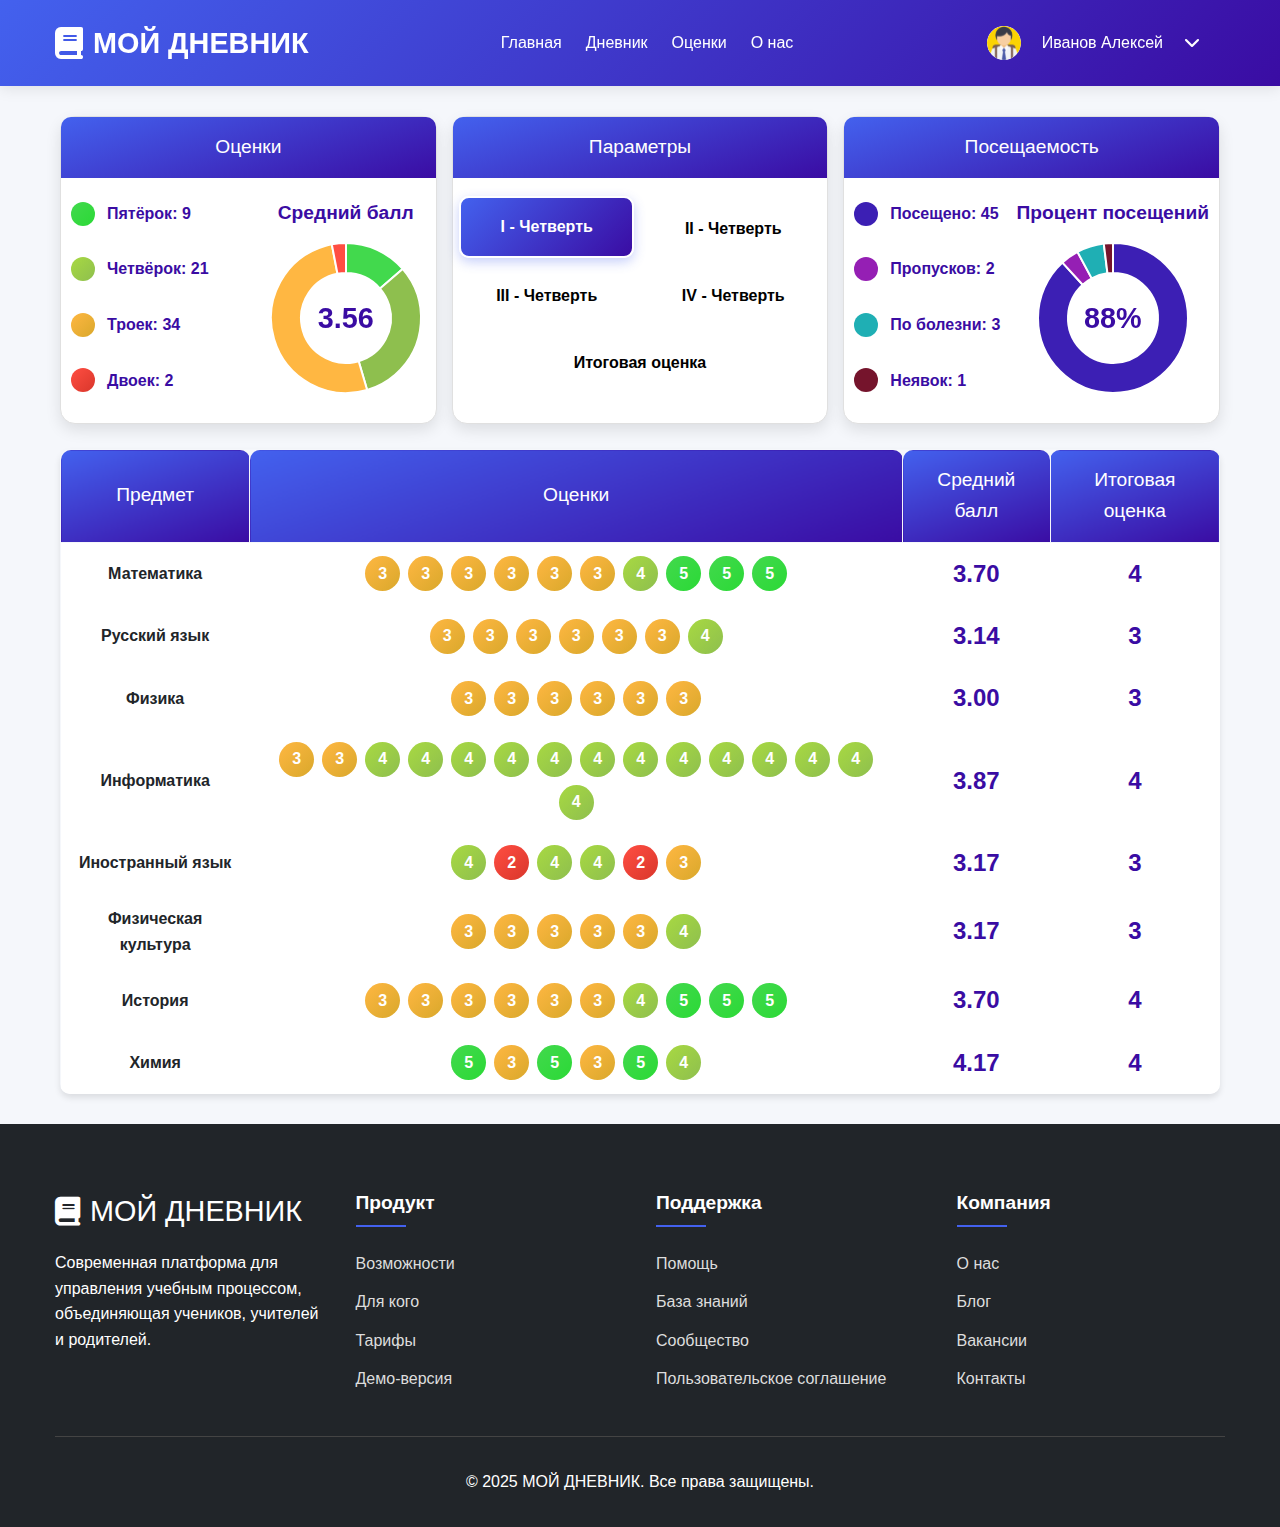
<file: marks.html>
<!DOCTYPE html>
<html lang="ru">

<head>
    <meta charset="UTF-8">
    <meta name="viewport" content="width=device-width, initial-scale=1.0">
    <title>Таблица оценок</title>
    <link rel="stylesheet" href="styles.css">
    <link rel="stylesheet" href="stats.css">
    <link rel="stylesheet" href="https://cdnjs.cloudflare.com/ajax/libs/font-awesome/6.4.0/css/all.min.css">
    <style>
        body {
            background-color: #f5f7fb;
            color: var(--dark);
            line-height: 1.6;
        }

        /* Навигация */
        header {
            background: linear-gradient(135deg, var(--primary), var(--secondary));
            color: white;
            position: sticky;
            top: 0;
            z-index: 100;
            box-shadow: 0 2px 15px rgba(0, 0, 0, 0.1);
            padding: 1rem 0;
            box-sizing: border-box;
            /* важно! */
        }

        .btn {
            padding: 0.8rem 1.5rem;
            border-radius: 50px;
            text-decoration: none;
            font-weight: 500;
            transition: all 0.3s;
            border: none;
            cursor: pointer;
            display: inline-block;
            text-align: center;
        }

        .btn-primary {
            background-color: white;
            color: var(--primary);
        }

        .btn-primary:hover {
            transform: translateY(-3px);
            box-shadow: 0 5px 15px rgba(0, 0, 0, 0.1);
        }

        .btn-outline {
            background-color: transparent;
            border: 2px solid white;
            color: white;
            margin-left: 1rem;
        }

        .btn-outline:hover {
            background-color: white;
            color: var(--primary);
        }

        /* Основной контент */
        .main-content {
            padding: 2rem 0;
        }

        .table-container {
            width: 100%;
            max-width: 1200px;
            margin: 0 auto;
            padding: 30px 20px;
            border-radius: 10px;
            box-sizing: border-box;
        }

        table {
            width: 100%;
            border-collapse: collapse;
            min-width: 600px;
            box-shadow: 0 4px 6px rgba(0, 0, 0, 0.1);
            border-radius: 10px;
            overflow: hidden;
        }

        th {
            border: 1px solid rgba(245, 247, 251, 1);
            border-radius: 10px 10px 0 0;
            background: linear-gradient(161.57deg, rgba(67, 97, 238, 1), rgba(58, 12, 163, 1) 100%);
            color: white;
            padding: 15px 10px;
            font-weight: 500;
            font-size: 1.2rem;
            text-align: center;
        }

        td {
            padding: 12px 10px;
            background-color: white;
            font-weight: 700;
            text-align: center;
        }

        tr:last-child td {
            border-bottom: none;
        }

        .grades-container {
            display: flex;
            flex-wrap: wrap;
            gap: 8px;
            justify-content: center;
        }

        .grade {
            width: 35px;
            height: 35px;
            border-radius: 50%;
            display: flex;
            align-items: center;
            justify-content: center;
            font-weight: bold;
            color: white;
        }

        .grade-1 {
            background: var(--grade-1-2);
        }

        .grade-2 {
            background: var(--grade-1-2);
        }

        .grade-3 {
            background: var(--grade-3);
        }

        .grade-4 {
            background: var(--grade-4);
        }

        .grade-5 {
            background: var(--grade-5);
        }

        .average-score,
        .final-grade {
            font-weight: bold;
            font-size: 1.5em;
            text-align: center;
            color: rgba(58, 12, 163, 255);
        }

        /* Мобильные карточки (скрыты по умолчанию) */
        .mobile-cards {
            display: none;
        }

        .card {
            background: white;
            padding: 0;
            margin-bottom: 20px;
            overflow: hidden;
            border-radius: 10px;
            border: 1px solid var(--secondary);
        }

        .card-section {
            display: flex;
            flex-direction: column;
            border-bottom: 1px solid #e0e0e0;
        }

        .card-section:last-child {
            border-bottom: none;
        }


        .card-header {
            background: linear-gradient(161.57deg, rgba(67, 97, 238, 1), rgba(58, 12, 163, 1) 100%);
            color: white;
            font-weight: bold;
            text-align: center;
            border-radius: 5px 5px 0 0;
        }

        .card-content {
            text-align: center;
        }

        .subject-name {
            font-weight: bold;
            font-size: 1.2em;
            color: var(--secondary);
            margin-bottom: 5px;
        }

        .average-score-mobile,
        .final-grade-mobile {
            font-weight: bold;
            font-size: 1.5em;
            color: rgba(58, 12, 163, 255);
            margin: 10px 0;
        }

        .card-grades {
            display: flex;
            flex-wrap: wrap;
            gap: 8px;
            justify-content: center;
            margin-top: 10px;
        }

        .mobile-grade {
            width: 35px;
            height: 35px;
            border-radius: 50%;
            display: flex;
            align-items: center;
            justify-content: center;
            font-weight: bold;
            color: white;
        }

        /* Адаптивность для мобильных устройств */
        @media (max-width: 768px) {
            .table-container {
                padding: 20px 15px;
            }

            /* Скрываем обычную таблицу на мобильных */
            table {
                display: none;
            }

            /* Показываем карточки для мобильных */
            .mobile-cards {
                display: block;
            }

            .grade,
            .mobile-grade {
                width: 30px;
                height: 30px;
                font-size: 14px;
            }

            .card-header {
                padding: 10px 12px;
                font-size: 14px;
            }

            .card-content {
                padding: 12px;
            }
        }

        @media (max-width: 480px) {
            .table-container {
                padding: 15px 10px;
            }

            .grade,
            .mobile-grade {
                width: 25px;
                height: 25px;
                font-size: 12px;
            }

            .card-header {
                padding: 8px 10px;
                font-size: 13px;
            }

            .card-content {
                padding: 10px;
            }
        }
    </style>
</head>

<body>
    <header>
        <div class="container">
            <nav>
                <div class="logo">
                    <i class="fas fa-book"></i>
                    <span>МОЙ ДНЕВНИК</span>
                </div>
                <ul class="nav-links">
                    <li class="menu-close"><a href="javascript:void(0)" class="close-button">Назад</a></li>
                    <li><a href="index.html">Главная</a></li>
                    <li><a href="diary.html">Дневник</a></li>
                    <li><a href="marks.html">Оценки</a></li>
                    <li><a href="contacts.html">О нас</a></li>
                </ul>
                <div class="nav-right">
                    <!-- Бургер-меню -->
                    <div class="burger-menu" id="burgerMenu">
                        <span></span>
                        <span></span>
                        <span></span>
                    </div>
                    <div class="user-actions">
                        <div class="user-menu-trigger" id="userMenuTrigger">
                            <div class="user-avatar">
                                <img src="images/avatar.svg" alt="Аватар" onerror="this.style.display='none'">
                            </div>
                            <span class="user-name">Иванов Алексей</span>
                            <div class="menu-arrow">
                                <i class="fas fa-chevron-down"></i>
                            </div>
                        </div>
                        <div class="popup-menu" id="popupMenu">
                            <div class="popup-buttons">
                                <a href="profile.html" class="popup-btn">
                                    <svg viewBox="0 0 24 24" xmlns="http://www.w3.org/2000/svg"
                                        xmlns:xlink="http://www.w3.org/1999/xlink" width="24.000000" height="24.000000"
                                        fill="none">
                                        <path
                                            d="M12 11.7596C14.8687 11.7596 17.1923 9.43606 17.1923 6.56731C17.1923 3.69856 14.8687 1.375 12 1.375C9.13125 1.375 6.80769 3.69856 6.80769 6.56731C6.80769 9.43606 9.13125 11.7596 12 11.7596ZM10.7149 14.1827C6.45288 14.1827 3 17.6356 3 21.8976C3 22.6072 3.57548 23.1827 4.2851 23.1827L19.7149 23.1827C20.4245 23.1827 21 22.6072 21 21.8976C21 17.6356 17.5471 14.1827 13.2851 14.1827L10.7149 14.1827Z"
                                            fill="currentColor" fill-rule="nonzero" />
                                    </svg>

                                    <span class="popup-menu-title">Профиль</span>
                                </a>
                                <a href="index.html" class="popup-btn">
                                    <svg viewBox="0 0 24 24" xmlns="http://www.w3.org/2000/svg"
                                        xmlns:xlink="http://www.w3.org/1999/xlink" width="24.000000" height="24.000000"
                                        fill="none">
                                        <path
                                            d="M12.002 1.125C11.2907 1.125 10.716 1.69955 10.716 2.41071L10.716 2.53929C7.78232 3.13393 5.572 5.72946 5.572 8.83929L5.572 9.71116C5.572 11.6437 4.91293 13.5201 3.7073 15.0308L3.31346 15.521C3.10851 15.7741 3 16.0875 3 16.4129C3 17.2004 3.63898 17.8393 4.42666 17.8393L19.5733 17.8393C20.361 17.8393 21 17.2004 21 16.4129C21 16.0875 20.8915 15.7741 20.6865 15.521L20.2927 15.0308C19.0911 13.5201 18.432 11.6437 18.432 9.71116L18.432 8.83929C18.432 5.72946 16.2217 3.13393 13.288 2.53929L13.288 2.41071C13.288 1.69955 12.7133 1.125 12.002 1.125ZM9.51038 19.7679C9.79571 20.8768 10.8044 21.6964 12.002 21.6964C13.1996 21.6964 14.2083 20.8768 14.4936 19.7679L9.51038 19.7679Z"
                                            fill="currentColor" fill-rule="nonzero" />
                                    </svg>

                                    <span class="popup-menu-title">Уведомления</span>
                                </a>
                                <a href="index.html" class="popup-btn">
                                    <svg viewBox="0 0 24 24" xmlns="http://www.w3.org/2000/svg"
                                        xmlns:xlink="http://www.w3.org/1999/xlink" width="24.000000" height="24.000000"
                                        fill="none">
                                        <path id="Форма 20"
                                            d="M9.86335 2.875L9.41396 5.18542C8.66184 5.46287 7.97687 5.85703 7.35906 6.36788L5.13888 5.60265L3 9.30504L4.77793 10.8507C4.63644 11.6394 4.63644 12.4282 4.77793 13.2169L3 14.7621L5.13933 18.4627L7.35683 17.6988C7.97457 18.2108 8.66028 18.6044 9.41396 18.8795L9.86291 21.1904L14.1375 21.1904L14.5776 18.9032C15.3259 18.6046 16.0139 18.2025 16.6414 17.6971L18.8611 18.4627L20.9982 14.7621L19.2221 13.2152C19.3651 12.4276 19.3651 11.64 19.2221 10.8525L21 9.3037L18.8607 5.6031L16.6432 6.36699C16.025 5.85579 15.3393 5.46223 14.586 5.18631L14.1371 2.8759L9.86335 2.875ZM11.9616 9.22106C12.3349 9.22767 12.693 9.30469 13.036 9.45213C13.379 9.59957 13.6813 9.80644 13.9429 10.0728C14.2046 10.3391 14.4061 10.645 14.5474 10.9906C14.6887 11.3361 14.7594 11.6955 14.7594 12.0689C14.7594 12.4422 14.6887 12.8017 14.5474 13.1472C14.4061 13.4927 14.2046 13.7987 13.9429 14.065C13.6813 14.3313 13.379 14.5382 13.036 14.6856C12.693 14.8331 12.3349 14.9101 11.9616 14.9167C11.584 14.9167 11.2207 14.8445 10.8718 14.7C10.5229 14.5555 10.2149 14.3498 9.94787 14.0828C9.68081 13.8158 9.47498 13.5079 9.33039 13.159C9.18579 12.8102 9.11344 12.4469 9.11332 12.0693L9.11332 12.0689C9.11332 11.6912 9.18559 11.3279 9.33014 10.979C9.47468 10.63 9.6805 10.322 9.94758 10.055C10.2147 9.78796 10.5227 9.5822 10.8716 9.43771C11.2206 9.29321 11.5839 9.221 11.9616 9.22106Z"
                                            fill="currentColor" fill-rule="nonzero" />
                                    </svg>
                                    <span class="popup-menu-title">Настройки</span>
                                </a>
                                <a href="index.html" class="popup-btn">
                                    <svg viewBox="0 0 24 24" xmlns="http://www.w3.org/2000/svg"
                                        xmlns:xlink="http://www.w3.org/1999/xlink" width="24.000000" height="24.000000"
                                        fill="none">
                                        <path
                                            d="M19.002 3L5.00195 3C3.89895 3 3.00195 3.897 3.00195 5L3.00195 9L5.00195 9L5.00195 5L19.002 5L19.002 19L5.00195 19L5.00195 15L3.00195 15L3.00195 19C3.00195 20.103 3.89895 21 5.00195 21L19.002 21C20.105 21 21.002 20.103 21.002 19L21.002 5C21.002 3.897 20.104 3 19.002 3Z"
                                            fill="currentColor" fill-rule="nonzero" />
                                        <path d="M11 16L16 12L11 8L11 11.001L3 11.001L3 13.001L11 13.001L11 16Z"
                                            fill="currentColor" fill-rule="nonzero" />
                                    </svg>
                                    <span class="popup-menu-title">Выйти</span>
                                </a>
                            </div>
                        </div>
                    </div>
            </nav>
        </div>
    </header>
    <div class="table-container">
        <!-- Контейнер для карточек статистики -->
        <div class="stats-container">
            <!-- Карточка с оценками -->
            <div class="stat-card">
                <h3>Оценки</h3>
                <div class="grades-stats">
                    <div class="grades-list">
                        <div class="grade-item">
                            <div class="grade-circle grade-5"></div>
                            <span>Пятёрок: <span id="count-5">0</span></span>
                        </div>
                        <div class="grade-item">
                            <div class="grade-circle grade-4"></div>
                            <span>Четвёрок: <span id="count-4">0</span></span>
                        </div>
                        <div class="grade-item">
                            <div class="grade-circle grade-3"></div>
                            <span>Троек: <span id="count-3">0</span></span>
                        </div>
                        <div class="grade-item">
                            <div class="grade-circle grade-2"></div>
                            <span>Двоек: <span id="count-2">0</span></span>
                        </div>
                    </div>
                    <div class="chart-container">
                        <div class="chart-header">Средний балл</div>
                        <div class="chart-wrapper">
                            <canvas id="grades-chart" class="donut-chart" width="160" height="160"></canvas>
                            <div class="chart-center">
                                <span class="chart-value" id="average-grade">0</span>
                            </div>
                        </div>
                    </div>
                </div>
            </div>

            <!-- Карточка с параметрами -->
            <div class="stat-card">
                <h3>Параметры</h3>
                <div class="params-buttons">
                    <button class="param-btn active" data-quarter="1">I - Четверть</button>
                    <button class="param-btn" data-quarter="2">II - Четверть</button>
                    <button class="param-btn" data-quarter="3">III - Четверть</button>
                    <button class="param-btn" data-quarter="4">IV - Четверть</button>
                    <button class="param-btn" data-quarter="final">Итоговая оценка</button>
                </div>
            </div>

            <!-- Карточка с посещаемостью -->
            <div class="stat-card">
                <h3>Посещаемость</h3>
                <div class="attendance-stats">
                    <div class="attendance-list">
                        <div class="attendance-item">
                            <div class="attendance-circle visited"></div>
                            <span>Посещено: <span id="count-visited">0</span></span>
                        </div>
                        <div class="attendance-item">
                            <div class="attendance-circle missed"></div>
                            <span>Пропусков: <span id="count-missed">0</span></span>
                        </div>
                        <div class="attendance-item">
                            <div class="attendance-circle sick"></div>
                            <span>По болезни: <span id="count-sick">0</span></span>
                        </div>
                        <div class="attendance-item">
                            <div class="attendance-circle absent"></div>
                            <span>Неявок: <span id="count-absent">0</span></span>
                        </div>
                    </div>
                    <div class="chart-container">
                        <div class="chart-header">Процент посещений</div>
                        <div class="chart-wrapper">
                            <canvas id="attendance-chart" class="donut-chart" width="160" height="160"></canvas>
                            <div class="chart-center">
                                <span class="chart-value" id="attendance-percent">0%</span>
                            </div>
                        </div>
                    </div>
                </div>
            </div>
        </div>
        <!-- Таблица для десктопов -->
        <table>
            <thead>
                <tr>
                    <th>Предмет</th>
                    <th>Оценки</th>
                    <th>Средний балл</th>
                    <th>Итоговая оценка</th>
                </tr>
            </thead>
            <tbody id="grades-table-body">
                <!-- Данные будут заполнены через JavaScript -->
            </tbody>
        </table>

        <!-- Карточки для мобильных устройств -->
        <div class="mobile-cards" id="mobile-cards-container">
            <!-- Данные будут заполнены через JavaScript -->
        </div>
    </div>

    <footer>
        <div class="footer-container">
            <div class="footer-content">
                <div class="footer-about">
                    <div class="footer-logo">
                        <i class="fas fa-book"></i>
                        <span>МОЙ ДНЕВНИК</span>
                    </div>
                    <p>Современная платформа для управления учебным процессом, объединяющая учеников, учителей и
                        родителей.</p>
                </div>
                <div class="footer-links">
                    <h4>Продукт</h4>
                    <ul>
                        <li><a href="#features">Возможности</a></li>
                        <li><a href="#for-whom">Для кого</a></li>
                        <li><a href="#pricing">Тарифы</a></li>
                        <li><a href="#">Демо-версия</a></li>
                    </ul>
                </div>
                <div class="footer-links">
                    <h4>Поддержка</h4>
                    <ul>
                        <li><a href="#">Помощь</a></li>
                        <li><a href="#">База знаний</a></li>
                        <li><a href="#">Сообщество</a></li>
                        <li><a href="#">Пользовательское соглашение</a></li>
                    </ul>
                </div>
                <div class="footer-links">
                    <h4>Компания</h4>
                    <ul>
                        <li><a href="#">О нас</a></li>
                        <li><a href="#">Блог</a></li>
                        <li><a href="#">Вакансии</a></li>
                        <li><a href="#contacts">Контакты</a></li>
                    </ul>
                </div>
            </div>
            <div class="footer-bottom">
                <p>© 2025 МОЙ ДНЕВНИК. Все права защищены.</p>
            </div>
        </div>
    </footer>
    <script src="burger.js"></script>
    <script src="marks.js"></script>
    <script src="popup.js"></script>
</body>

</html>
</file>
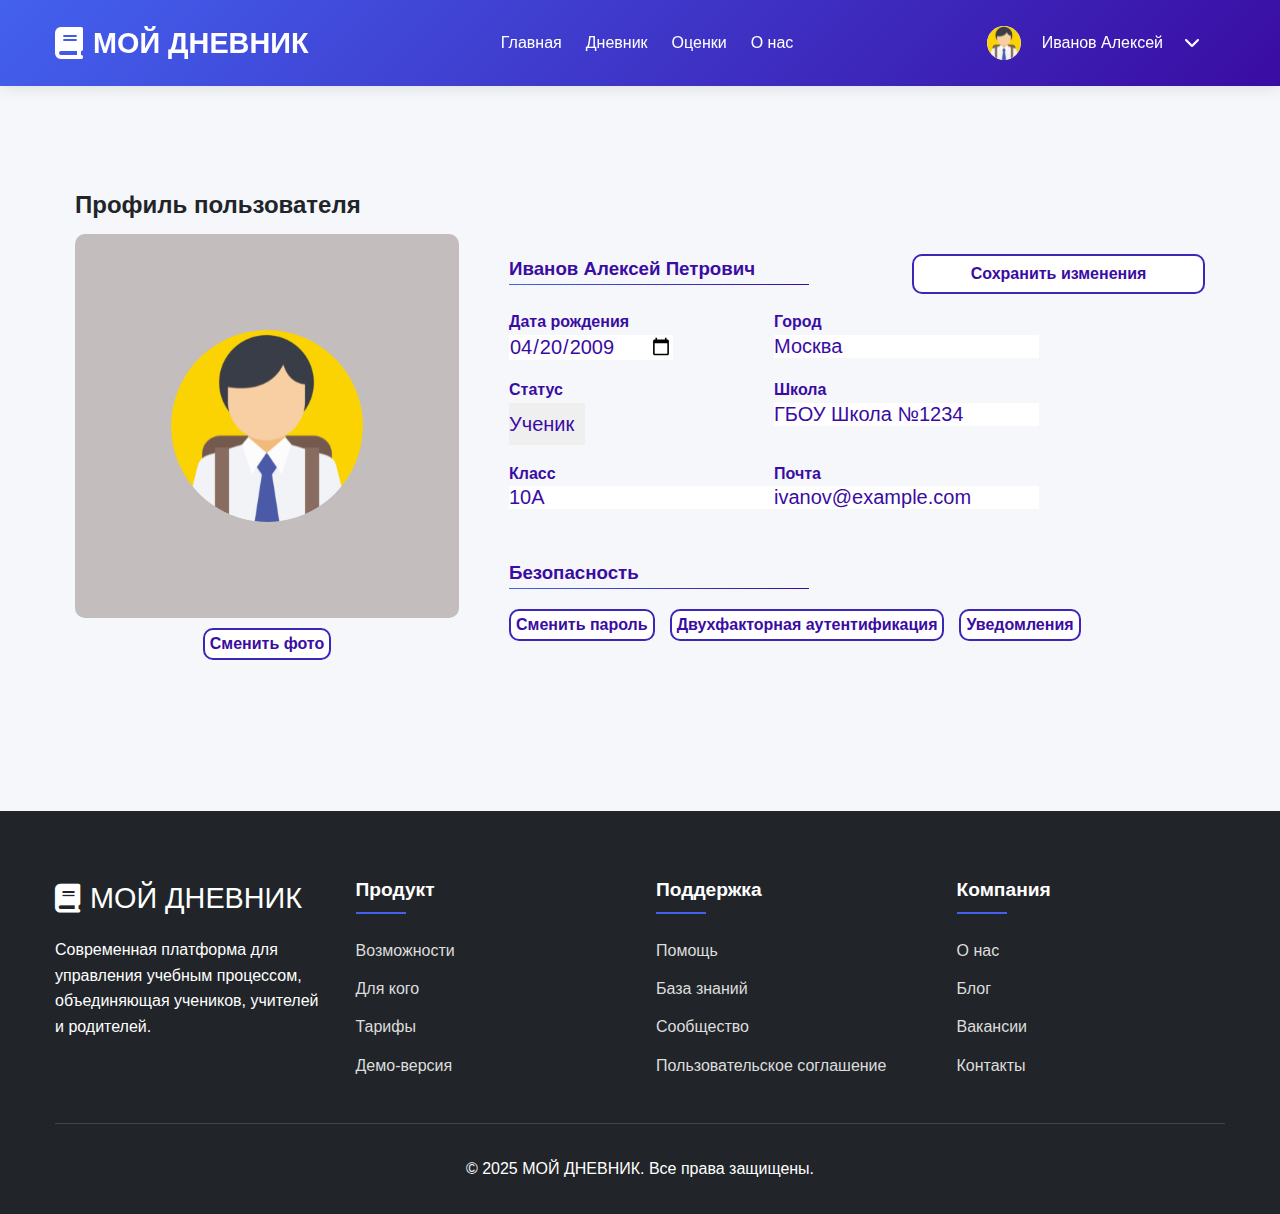
<file: profile-edit.html>
<!DOCTYPE html>
<html lang="ru">

<head>
    <meta charset="UTF-8">
    <meta name="viewport" content="width=device-width, initial-scale=1.0">
    <title>Профиль пользователя</title>
    <link rel="stylesheet" href="styles.css">
    <link rel="stylesheet" href="https://cdnjs.cloudflare.com/ajax/libs/font-awesome/6.4.0/css/all.min.css">
    <style>
        /* Buttons styles */
        .profile-btn {
            display: flex;
            align-items: center;
            justify-content: center;
            box-sizing: border-box;
            border: 2px solid rgba(60, 38, 186, 1);
            border-radius: 10px;
            background: rgba(255, 255, 255, 1);
            padding: 5px;
            color: #3A0CA3;
            text-decoration: none;
            font-weight: 600;
            font-size: 16px;
            transition: all 0.2s ease-in-out;
            cursor: pointer;
        }

        .profile-btn:hover {
            background-color: #3A0CA3;
            color: white;
        }

        /* .btn-primary {}

        .btn-secondary {} */

        /* Навигация */
        header {
            background: linear-gradient(135deg, var(--primary), var(--secondary));
            color: white;
            position: sticky;
            top: 0;
            z-index: 100;
            box-shadow: 0 2px 15px rgba(0, 0, 0, 0.1);
            padding: 1rem 0;
            box-sizing: border-box;
        }

        .profile-container {
            display: grid;
            grid-template-rows: auto auto;
            width: 100%;
            max-width: 1200px;
            margin: 0 auto;
            padding: 100px 20px 150px 20px;
            border-radius: 10px;
            box-sizing: border-box;
            gap:10px;
        }

        .profile-image-section {
            display: flex;
            flex-direction: column;
            align-items: center;
            gap: 10px;
        }

        .profile-info-section {
            margin: 20px 0;
        }

        .profile-grid {
            display: grid;
            grid-template-columns: fit-content(400px) auto;
            gap: 50px;
        }

        .profile-image {
            display: flex;
            width: 384px;
            height: 384px;
            border-radius: 10px;
            background: rgba(195, 189, 189, 1);
            align-items: center;
            justify-content: center;
        }

        .profile-image img {
            width: 50%;
            height: 50%;
        }

        .profile-name {
            color: #3A0CA3;
        }

        .line {
            display: block;
            width: 300px;
            height: 1px;
            border: none;
            background-image: var(--gradient);
            padding: 0;
        }

        .profile-info-grid {
            display: grid;
            width: 50%;
            grid-template-columns: repeat(2, 1fr);
            color: #3A0CA3;
            margin: 15px 0 30px 0;
        }

        .profile-detail {
            margin-bottom: 16px;
        }

        .select-status {
            border: none;
            color:#3A0CA3;
            appearance: none;
            font-size: 20px;
            padding: 10px 0;
        }

        .profile-input {
            border: none;
            color:#3A0CA3;
            font-size: 20px;
        }

        .profile-input::placeholder {
            color:#3A0CA3;
        }

        .profile-input:focus, .select-status:focus {
            color:#3A0CA3;
            outline:none
        }

        .profile-title-button-grid {
            display: grid;
            grid-template-columns: auto auto;
        }

        .profile-security {
            color: #3A0CA3;
        }

        .profile-container-btns {
            display: flex;
            flex-direction: row;
            flex-grow: 1;
            flex-shrink: 0;
            margin-top: 20px;
            gap: 15px;
        }
        @media (max-width: 921px) {
            .profile-grid {
                display: block;
            }
        }
    </style>
</head>

<body>
    <!-- Шапка сайта -->
    <header>
        <div class="container">
            <nav>
                <div class="logo">
                    <i class="fas fa-book"></i>
                    <span>МОЙ ДНЕВНИК</span>
                </div>
                <ul class="nav-links">
                    <li class="menu-close"><a href="javascript:void(0)" class="close-button">Назад</a></li>
                    <li><a href="index.html">Главная</a></li>
                    <li><a href="diary.html">Дневник</a></li>
                    <li><a href="marks.html">Оценки</a></li>
                    <li><a href="contacts.html">О нас</a></li>
                </ul>
                <div class="nav-right">
                    <!-- Бургер-меню -->
                    <div class="burger-menu" id="burgerMenu">
                        <span></span>
                        <span></span>
                        <span></span>
                    </div>
                    <div class="user-actions">
                        <div class="user-menu-trigger" id="userMenuTrigger">
                            <div class="user-avatar">
                                <img src="images/avatar.svg" alt="Аватар" onerror="this.style.display='none'">
                            </div>
                            <span class="user-name">Иванов Алексей</span>
                            <div class="menu-arrow">
                                <i class="fas fa-chevron-down"></i>
                            </div>
                        </div>
                        <div class="popup-menu" id="popupMenu">
                            <div class="popup-buttons">
                                <a href="profile.html" class="popup-btn">
                                    <svg viewBox="0 0 24 24" xmlns="http://www.w3.org/2000/svg"
                                        xmlns:xlink="http://www.w3.org/1999/xlink" width="24.000000" height="24.000000"
                                        fill="none">
                                        <path
                                            d="M12 11.7596C14.8687 11.7596 17.1923 9.43606 17.1923 6.56731C17.1923 3.69856 14.8687 1.375 12 1.375C9.13125 1.375 6.80769 3.69856 6.80769 6.56731C6.80769 9.43606 9.13125 11.7596 12 11.7596ZM10.7149 14.1827C6.45288 14.1827 3 17.6356 3 21.8976C3 22.6072 3.57548 23.1827 4.2851 23.1827L19.7149 23.1827C20.4245 23.1827 21 22.6072 21 21.8976C21 17.6356 17.5471 14.1827 13.2851 14.1827L10.7149 14.1827Z"
                                            fill="currentColor" fill-rule="nonzero" />
                                    </svg>

                                    <span class="popup-menu-title">Профиль</span>
                                </a>
                                <a href="index.html" class="popup-btn">
                                    <svg viewBox="0 0 24 24" xmlns="http://www.w3.org/2000/svg"
                                        xmlns:xlink="http://www.w3.org/1999/xlink" width="24.000000" height="24.000000"
                                        fill="none">
                                        <path
                                            d="M12.002 1.125C11.2907 1.125 10.716 1.69955 10.716 2.41071L10.716 2.53929C7.78232 3.13393 5.572 5.72946 5.572 8.83929L5.572 9.71116C5.572 11.6437 4.91293 13.5201 3.7073 15.0308L3.31346 15.521C3.10851 15.7741 3 16.0875 3 16.4129C3 17.2004 3.63898 17.8393 4.42666 17.8393L19.5733 17.8393C20.361 17.8393 21 17.2004 21 16.4129C21 16.0875 20.8915 15.7741 20.6865 15.521L20.2927 15.0308C19.0911 13.5201 18.432 11.6437 18.432 9.71116L18.432 8.83929C18.432 5.72946 16.2217 3.13393 13.288 2.53929L13.288 2.41071C13.288 1.69955 12.7133 1.125 12.002 1.125ZM9.51038 19.7679C9.79571 20.8768 10.8044 21.6964 12.002 21.6964C13.1996 21.6964 14.2083 20.8768 14.4936 19.7679L9.51038 19.7679Z"
                                            fill="currentColor" fill-rule="nonzero" />
                                    </svg>

                                    <span class="popup-menu-title">Уведомления</span>
                                </a>
                                <a href="index.html" class="popup-btn">
                                    <svg viewBox="0 0 24 24" xmlns="http://www.w3.org/2000/svg"
                                        xmlns:xlink="http://www.w3.org/1999/xlink" width="24.000000" height="24.000000"
                                        fill="none">
                                        <path id="Форма 20"
                                            d="M9.86335 2.875L9.41396 5.18542C8.66184 5.46287 7.97687 5.85703 7.35906 6.36788L5.13888 5.60265L3 9.30504L4.77793 10.8507C4.63644 11.6394 4.63644 12.4282 4.77793 13.2169L3 14.7621L5.13933 18.4627L7.35683 17.6988C7.97457 18.2108 8.66028 18.6044 9.41396 18.8795L9.86291 21.1904L14.1375 21.1904L14.5776 18.9032C15.3259 18.6046 16.0139 18.2025 16.6414 17.6971L18.8611 18.4627L20.9982 14.7621L19.2221 13.2152C19.3651 12.4276 19.3651 11.64 19.2221 10.8525L21 9.3037L18.8607 5.6031L16.6432 6.36699C16.025 5.85579 15.3393 5.46223 14.586 5.18631L14.1371 2.8759L9.86335 2.875ZM11.9616 9.22106C12.3349 9.22767 12.693 9.30469 13.036 9.45213C13.379 9.59957 13.6813 9.80644 13.9429 10.0728C14.2046 10.3391 14.4061 10.645 14.5474 10.9906C14.6887 11.3361 14.7594 11.6955 14.7594 12.0689C14.7594 12.4422 14.6887 12.8017 14.5474 13.1472C14.4061 13.4927 14.2046 13.7987 13.9429 14.065C13.6813 14.3313 13.379 14.5382 13.036 14.6856C12.693 14.8331 12.3349 14.9101 11.9616 14.9167C11.584 14.9167 11.2207 14.8445 10.8718 14.7C10.5229 14.5555 10.2149 14.3498 9.94787 14.0828C9.68081 13.8158 9.47498 13.5079 9.33039 13.159C9.18579 12.8102 9.11344 12.4469 9.11332 12.0693L9.11332 12.0689C9.11332 11.6912 9.18559 11.3279 9.33014 10.979C9.47468 10.63 9.6805 10.322 9.94758 10.055C10.2147 9.78796 10.5227 9.5822 10.8716 9.43771C11.2206 9.29321 11.5839 9.221 11.9616 9.22106Z"
                                            fill="currentColor" fill-rule="nonzero" />
                                    </svg>
                                    <span class="popup-menu-title">Настройки</span>
                                </a>
                                <a href="index.html" class="popup-btn">
                                    <svg viewBox="0 0 24 24" xmlns="http://www.w3.org/2000/svg"
                                        xmlns:xlink="http://www.w3.org/1999/xlink" width="24.000000" height="24.000000"
                                        fill="none">
                                        <path
                                            d="M19.002 3L5.00195 3C3.89895 3 3.00195 3.897 3.00195 5L3.00195 9L5.00195 9L5.00195 5L19.002 5L19.002 19L5.00195 19L5.00195 15L3.00195 15L3.00195 19C3.00195 20.103 3.89895 21 5.00195 21L19.002 21C20.105 21 21.002 20.103 21.002 19L21.002 5C21.002 3.897 20.104 3 19.002 3Z"
                                            fill="currentColor" fill-rule="nonzero" />
                                        <path d="M11 16L16 12L11 8L11 11.001L3 11.001L3 13.001L11 13.001L11 16Z"
                                            fill="currentColor" fill-rule="nonzero" />
                                    </svg>
                                    <span class="popup-menu-title">Выйти</span>
                                </a>
                            </div>
                        </div>
                    </div>
                </div>
            </nav>
        </div>
    </header>

    <!-- Основной контент -->
    <main class="main-content">
        <div class="container">
            <div class="profile-container">
                <div class="container-title">
                    <h2>Профиль пользователя</h2>
                </div>
                <div class="profile-grid">
                    <!-- Блок с фото профиля -->
                    <div class="profile-section profile-image-section">
                        <div class="profile-image">
                            <img src="images/avatar.svg" alt="Фото профиля">
                        </div>
                        <button class="profile-btn btn-secondary">Сменить фото</button>
                    </div>

                    <!-- Блок с информацией о пользователе -->
                    <div class="profile-section profile-info-section">
                        <div class="profile-title-button-grid">
                            <div class="profile-title-line">
                                <h3 class="profile-name">Иванов Алексей Петрович</h3>
                                <hr class="line">
                            </div>
                            <a href="profile.html" class="profile-btn btn-secondary">Сохранить изменения</a>
                        </div>
                        <div class="profile-info-grid">
                            <div class="profile-detail">
                                <h4>Дата рождения</h4>
                                <input class="profile-input" maxlength="10" type="date" value="2009-04-20">
                            </div>

                            <div class="profile-detail">
                                <h4>Город</h4>
                                <input class="profile-input" type="text" placeholder="Москва">
                            </div>

                            <div class="profile-detail">
                                <h4>Статус</h4>
                                <select class="select-status">
                                    <option>
                                        Ученик
                                    </option>
                                    <option>
                                        Учитель
                                    </option>
                                </select>
                            </div>

                            <div class="profile-detail">
                                <h4>Школа</h4>
                                <input class="profile-input" type="text" placeholder="ГБОУ Школа №1234">
                            </div>

                            <div class="profile-detail">
                                <h4>Класс</h4>
                                <input class="profile-input" type="text" maxlength="3" placeholder="10А">
                            </div>

                            <div class="profile-detail">
                                <h4>Почта</h4>
                                <input class="profile-input" type="text" placeholder="ivanov@example.com">
                            </div>
                        </div>

                        <!-- Блок безопасности -->
                        <div class="profile-security">
                            <h3>Безопасность</h3>
                            <hr class="line">
                            <div class="profile-container-btns">
                                <button class="profile-btn btn-secondary">Сменить пароль</button>
                                <button class="profile-btn btn-secondary">Двухфакторная аутентификация</button>
                                <button class="profile-btn btn-secondary">Уведомления</button>
                            </div>
                        </div>
                    </div>
                </div>
            </div>
        </div>
    </main>

    <!-- Футер -->
    <footer>
        <div class="footer-container">
            <div class="footer-content">
                <div class="footer-about">
                    <div class="footer-logo">
                        <i class="fas fa-book"></i>
                        <span>МОЙ ДНЕВНИК</span>
                    </div>
                    <p>Современная платформа для управления учебным процессом, объединяющая учеников, учителей и
                        родителей.</p>
                </div>
                <div class="footer-links">
                    <h4>Продукт</h4>
                    <ul>
                        <li><a href="#features">Возможности</a></li>
                        <li><a href="#for-whom">Для кого</a></li>
                        <li><a href="#pricing">Тарифы</a></li>
                        <li><a href="#">Демо-версия</a></li>
                    </ul>
                </div>
                <div class="footer-links">
                    <h4>Поддержка</h4>
                    <ul>
                        <li><a href="#">Помощь</a></li>
                        <li><a href="#">База знаний</a></li>
                        <li><a href="#">Сообщество</a></li>
                        <li><a href="#">Пользовательское соглашение</a></li>
                    </ul>
                </div>
                <div class="footer-links">
                    <h4>Компания</h4>
                    <ul>
                        <li><a href="#">О нас</a></li>
                        <li><a href="#">Блог</a></li>
                        <li><a href="#">Вакансии</a></li>
                        <li><a href="#contacts">Контакты</a></li>
                    </ul>
                </div>
            </div>
            <div class="footer-bottom">
                <p>© 2025 МОЙ ДНЕВНИК. Все права защищены.</p>
            </div>
        </div>
    </footer>

    <!-- Подключение скриптов -->
    <script src="burger.js"></script>
    <script src="popup.js"></script>
</body>


</html>
</file>
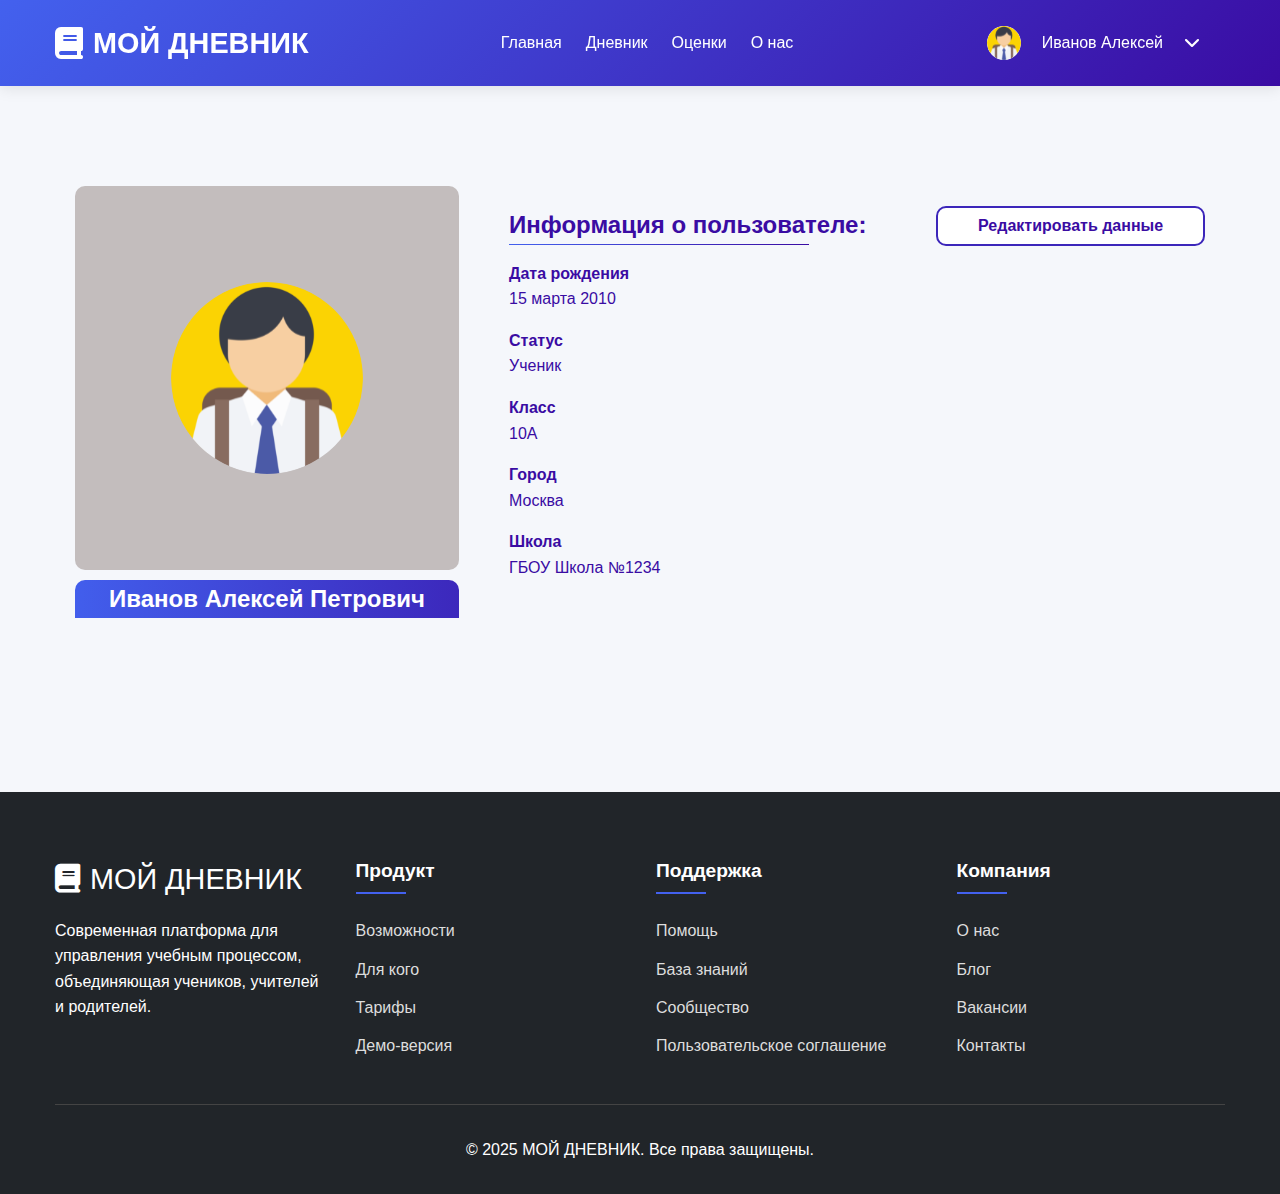
<file: profile.html>
<!DOCTYPE html>
<html lang="ru">

<head>
    <meta charset="UTF-8">
    <meta name="viewport" content="width=device-width, initial-scale=1.0">
    <title>Профиль пользователя</title>
    <link rel="stylesheet" href="styles.css">
    <link rel="stylesheet" href="https://cdnjs.cloudflare.com/ajax/libs/font-awesome/6.4.0/css/all.min.css">
    <style>
        /* Buttons styles */
        .profile-btn {
            display: flex;
            align-items: center;
            justify-content: center;
            box-sizing: border-box;
            border: 2px solid rgba(60, 38, 186, 1);
            border-radius: 10px;
            background: rgba(255, 255, 255, 1);
            padding: 5px;
            color: #3A0CA3;
            font-weight: 600;
            text-decoration: none;
            transition: all 0.2s ease-in-out;
        }

        .profile-btn:hover {
            background-color: #3A0CA3;
            color: white;
        }

        /* Навигация */
        header {
            background: linear-gradient(135deg, var(--primary), var(--secondary));
            color: white;
            position: sticky;
            top: 0;
            z-index: 100;
            box-shadow: 0 2px 15px rgba(0, 0, 0, 0.1);
            padding: 1rem 0;
            box-sizing: border-box;
        }

        .profile-container {
            display: grid;
            grid-template-rows: auto auto;
            width: 100%;
            max-width: 1200px;
            margin: 0 auto;
            padding: 100px 20px 150px 20px;
            border-radius: 10px;
            box-sizing: border-box;
            gap: 10px;
        }

        .profile-image-section {
            display: flex;
            flex-direction: column;
            align-items: center;
            gap: 10px;
        }

        .profile-info-section {
            margin: 20px 0;
        }

        .profile-grid {
            display: grid;
            grid-template-columns: fit-content(400px) auto;
            gap: 50px;
        }

        .profile-full-name {
            width: 100%;
            text-align: center;
            color: white;
            border-radius: 10px 10px 0px 0px;
            background: linear-gradient(270.00deg, rgba(60, 40, 188, 1), rgba(66, 94, 236, 1) 100%);
        }

        .profile-full-name p {
            font-size: 24px;
            font-weight: 600;

        }

        .profile-image {
            display: flex;
            width: 384px;
            height: 384px;
            border-radius: 10px;
            background: rgba(195, 189, 189, 1);
            align-items: center;
            justify-content: center;
        }

        .profile-image img {
            width: 50%;
            height: 50%;
        }

        .profile-name {
            color: #3A0CA3;
        }

        .line {
            display: block;
            width: 300px;
            height: 1px;
            border: none;
            background-image: var(--gradient);
            padding: 0;
        }

        .profile-info-grid {
            display: grid;
            width: 50%;
            color: #3A0CA3;
            margin: 15px 0;
        }

        .profile-detail {
            margin-bottom: 16px;
        }

        .profile-title-button-grid {
            display: grid;
            grid-template-columns: auto auto;
        }
    </style>
</head>

<body>
    <!-- Шапка сайта -->
    <header>
        <div class="container">
            <nav>
                <div class="logo">
                    <i class="fas fa-book"></i>
                    <span>МОЙ ДНЕВНИК</span>
                </div>
                <ul class="nav-links">
                    <li class="menu-close"><a href="javascript:void(0)" class="close-button">Назад</a></li>
                    <li><a href="index.html">Главная</a></li>
                    <li><a href="diary.html">Дневник</a></li>
                    <li><a href="marks.html">Оценки</a></li>
                    <li><a href="contacts.html">О нас</a></li>
                </ul>
                <div class="nav-right">
                    <!-- Бургер-меню -->
                    <div class="burger-menu" id="burgerMenu">
                        <span></span>
                        <span></span>
                        <span></span>
                    </div>
                    <div class="user-actions">
                        <div class="user-menu-trigger" id="userMenuTrigger">
                            <div class="user-avatar">
                                <img src="images/avatar.svg" alt="Аватар" onerror="this.style.display='none'">
                            </div>
                            <span class="user-name">Иванов Алексей</span>
                            <div class="menu-arrow">
                                <i class="fas fa-chevron-down"></i>
                            </div>
                        </div>
                        <div class="popup-menu" id="popupMenu">
                            <div class="popup-buttons">
                                <a href="profile.html" class="popup-btn">
                                    <svg viewBox="0 0 24 24" xmlns="http://www.w3.org/2000/svg"
                                        xmlns:xlink="http://www.w3.org/1999/xlink" width="24.000000" height="24.000000"
                                        fill="none">
                                        <path
                                            d="M12 11.7596C14.8687 11.7596 17.1923 9.43606 17.1923 6.56731C17.1923 3.69856 14.8687 1.375 12 1.375C9.13125 1.375 6.80769 3.69856 6.80769 6.56731C6.80769 9.43606 9.13125 11.7596 12 11.7596ZM10.7149 14.1827C6.45288 14.1827 3 17.6356 3 21.8976C3 22.6072 3.57548 23.1827 4.2851 23.1827L19.7149 23.1827C20.4245 23.1827 21 22.6072 21 21.8976C21 17.6356 17.5471 14.1827 13.2851 14.1827L10.7149 14.1827Z"
                                            fill="currentColor" fill-rule="nonzero" />
                                    </svg>

                                    <span class="popup-menu-title">Профиль</span>
                                </a>
                                <a href="index.html" class="popup-btn">
                                    <svg viewBox="0 0 24 24" xmlns="http://www.w3.org/2000/svg"
                                        xmlns:xlink="http://www.w3.org/1999/xlink" width="24.000000" height="24.000000"
                                        fill="none">
                                        <path
                                            d="M12.002 1.125C11.2907 1.125 10.716 1.69955 10.716 2.41071L10.716 2.53929C7.78232 3.13393 5.572 5.72946 5.572 8.83929L5.572 9.71116C5.572 11.6437 4.91293 13.5201 3.7073 15.0308L3.31346 15.521C3.10851 15.7741 3 16.0875 3 16.4129C3 17.2004 3.63898 17.8393 4.42666 17.8393L19.5733 17.8393C20.361 17.8393 21 17.2004 21 16.4129C21 16.0875 20.8915 15.7741 20.6865 15.521L20.2927 15.0308C19.0911 13.5201 18.432 11.6437 18.432 9.71116L18.432 8.83929C18.432 5.72946 16.2217 3.13393 13.288 2.53929L13.288 2.41071C13.288 1.69955 12.7133 1.125 12.002 1.125ZM9.51038 19.7679C9.79571 20.8768 10.8044 21.6964 12.002 21.6964C13.1996 21.6964 14.2083 20.8768 14.4936 19.7679L9.51038 19.7679Z"
                                            fill="currentColor" fill-rule="nonzero" />
                                    </svg>

                                    <span class="popup-menu-title">Уведомления</span>
                                </a>
                                <a href="index.html" class="popup-btn">
                                    <svg viewBox="0 0 24 24" xmlns="http://www.w3.org/2000/svg"
                                        xmlns:xlink="http://www.w3.org/1999/xlink" width="24.000000" height="24.000000"
                                        fill="none">
                                        <path id="Форма 20"
                                            d="M9.86335 2.875L9.41396 5.18542C8.66184 5.46287 7.97687 5.85703 7.35906 6.36788L5.13888 5.60265L3 9.30504L4.77793 10.8507C4.63644 11.6394 4.63644 12.4282 4.77793 13.2169L3 14.7621L5.13933 18.4627L7.35683 17.6988C7.97457 18.2108 8.66028 18.6044 9.41396 18.8795L9.86291 21.1904L14.1375 21.1904L14.5776 18.9032C15.3259 18.6046 16.0139 18.2025 16.6414 17.6971L18.8611 18.4627L20.9982 14.7621L19.2221 13.2152C19.3651 12.4276 19.3651 11.64 19.2221 10.8525L21 9.3037L18.8607 5.6031L16.6432 6.36699C16.025 5.85579 15.3393 5.46223 14.586 5.18631L14.1371 2.8759L9.86335 2.875ZM11.9616 9.22106C12.3349 9.22767 12.693 9.30469 13.036 9.45213C13.379 9.59957 13.6813 9.80644 13.9429 10.0728C14.2046 10.3391 14.4061 10.645 14.5474 10.9906C14.6887 11.3361 14.7594 11.6955 14.7594 12.0689C14.7594 12.4422 14.6887 12.8017 14.5474 13.1472C14.4061 13.4927 14.2046 13.7987 13.9429 14.065C13.6813 14.3313 13.379 14.5382 13.036 14.6856C12.693 14.8331 12.3349 14.9101 11.9616 14.9167C11.584 14.9167 11.2207 14.8445 10.8718 14.7C10.5229 14.5555 10.2149 14.3498 9.94787 14.0828C9.68081 13.8158 9.47498 13.5079 9.33039 13.159C9.18579 12.8102 9.11344 12.4469 9.11332 12.0693L9.11332 12.0689C9.11332 11.6912 9.18559 11.3279 9.33014 10.979C9.47468 10.63 9.6805 10.322 9.94758 10.055C10.2147 9.78796 10.5227 9.5822 10.8716 9.43771C11.2206 9.29321 11.5839 9.221 11.9616 9.22106Z"
                                            fill="currentColor" fill-rule="nonzero" />
                                    </svg>
                                    <span class="popup-menu-title">Настройки</span>
                                </a>
                                <a href="index.html" class="popup-btn">
                                    <svg viewBox="0 0 24 24" xmlns="http://www.w3.org/2000/svg"
                                        xmlns:xlink="http://www.w3.org/1999/xlink" width="24.000000" height="24.000000"
                                        fill="none">
                                        <path
                                            d="M19.002 3L5.00195 3C3.89895 3 3.00195 3.897 3.00195 5L3.00195 9L5.00195 9L5.00195 5L19.002 5L19.002 19L5.00195 19L5.00195 15L3.00195 15L3.00195 19C3.00195 20.103 3.89895 21 5.00195 21L19.002 21C20.105 21 21.002 20.103 21.002 19L21.002 5C21.002 3.897 20.104 3 19.002 3Z"
                                            fill="currentColor" fill-rule="nonzero" />
                                        <path d="M11 16L16 12L11 8L11 11.001L3 11.001L3 13.001L11 13.001L11 16Z"
                                            fill="currentColor" fill-rule="nonzero" />
                                    </svg>
                                    <span class="popup-menu-title">Выйти</span>
                                </a>
                            </div>
                        </div>
                    </div>
                </div>
            </nav>
        </div>
    </header>

    <!-- Основной контент -->
    <main class="main-content">
        <div class="container">
            <div class="profile-container">
                <div class="profile-grid">
                    <!-- Блок с фото профиля -->
                    <div class="profile-section profile-image-section">
                        <div class="profile-image">
                            <img src="images/avatar.svg" alt="Фото профиля">
                        </div>
                        <div class="profile-full-name">
                            <p>Иванов Алексей Петрович</p>
                        </div>
                    </div>

                    <!-- Блок с информацией о пользователе -->
                    <div class="profile-section profile-info-section">
                        <div class="profile-title-button-grid">
                            <div class="profile-title-line">
                                <h2 class="profile-name">Информация о пользователе:</h2>
                                <hr class="line">
                            </div>
                            <a href="profile-edit.html" class="profile-btn btn-secondary">Редактировать данные</a>
                        </div>
                        <div class="profile-info-grid">
                            <div class="profile-detail">
                                <h4>Дата рождения</h4>
                                <p>15 марта 2010</p>
                            </div>
                            <div class="profile-detail">
                                <h4>Статус</h4>
                                <p>Ученик</p>
                            </div>

                            <div class="profile-detail">
                                <h4>Класс</h4>
                                <p>10А</p>
                            </div>
                            <div class="profile-detail">
                                <h4>Город</h4>
                                <p>Москва</p>
                            </div>


                            <div class="profile-detail">
                                <h4>Школа</h4>
                                <p>ГБОУ Школа №1234</p>
                            </div>


                        </div>
                    </div>
                </div>
            </div>
        </div>
    </main>

    <!-- Футер -->
    <footer>
        <div class="footer-container">
            <div class="footer-content">
                <div class="footer-about">
                    <div class="footer-logo">
                        <i class="fas fa-book"></i>
                        <span>МОЙ ДНЕВНИК</span>
                    </div>
                    <p>Современная платформа для управления учебным процессом, объединяющая учеников, учителей и
                        родителей.</p>
                </div>
                <div class="footer-links">
                    <h4>Продукт</h4>
                    <ul>
                        <li><a href="#features">Возможности</a></li>
                        <li><a href="#for-whom">Для кого</a></li>
                        <li><a href="#pricing">Тарифы</a></li>
                        <li><a href="#">Демо-версия</a></li>
                    </ul>
                </div>
                <div class="footer-links">
                    <h4>Поддержка</h4>
                    <ul>
                        <li><a href="#">Помощь</a></li>
                        <li><a href="#">База знаний</a></li>
                        <li><a href="#">Сообщество</a></li>
                        <li><a href="#">Пользовательское соглашение</a></li>
                    </ul>
                </div>
                <div class="footer-links">
                    <h4>Компания</h4>
                    <ul>
                        <li><a href="#">О нас</a></li>
                        <li><a href="#">Блог</a></li>
                        <li><a href="#">Вакансии</a></li>
                        <li><a href="#contacts">Контакты</a></li>
                    </ul>
                </div>
            </div>
            <div class="footer-bottom">
                <p>© 2025 МОЙ ДНЕВНИК. Все права защищены.</p>
            </div>
        </div>
    </footer>

    <!-- Подключение скриптов -->
    <script src="burger.js"></script>
    <script src="popup.js"></script>
</body>

</html>
</file>
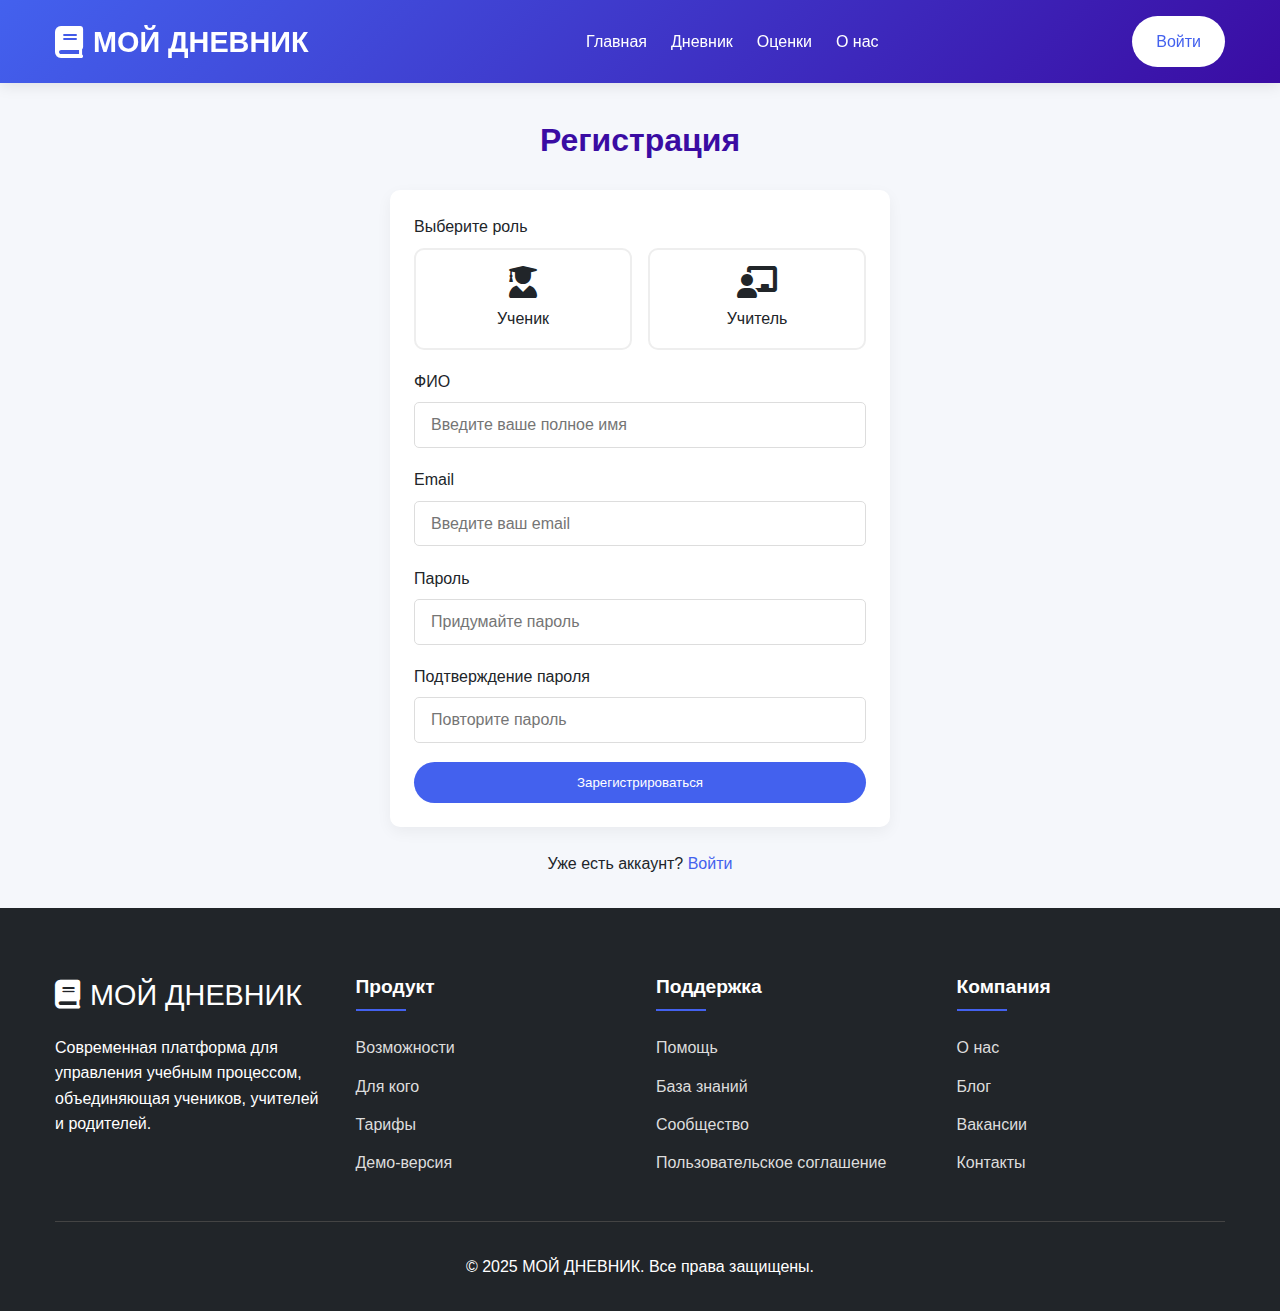
<file: register.html>
<!DOCTYPE html>
<html lang="ru">

<head>
    <meta charset="UTF-8">
    <meta name="viewport" content="width=device-width, initial-scale=1.0">
    <title>МОЙ ДНЕВНИК - Регистрация</title>
    <link rel="stylesheet" href="styles.css">
    <link href="https://cdnjs.cloudflare.com/ajax/libs/font-awesome/6.0.0/css/all.min.css" rel="stylesheet">
    <style>
        /* Навигация */
        header {
            background: linear-gradient(135deg, var(--primary), var(--secondary));
            color: white;
            position: sticky;
            top: 0;
            z-index: 100;
            box-shadow: 0 2px 15px rgba(0, 0, 0, 0.1);
            padding: 1rem 0;
            box-sizing: border-box;
        }

        .main-content {
            padding: 2rem 0;
        }

        .page-title {
            font-size: 2rem;
            margin-bottom: 1.5rem;
            color: var(--secondary);
        }

        .btn-register {
            background-color: var(--primary);
            color: white;
        }

        .card {
            background-color: white;
            border-radius: 10px;
            box-shadow: 0 5px 15px rgba(0, 0, 0, 0.05);
            padding: 1.5rem;
            margin-bottom: 1.5rem;
        }

        .form-group {
            margin-bottom: 1.2rem;
        }

        .form-label {
            display: block;
            margin-bottom: 0.5rem;
            font-weight: 500;
        }

        .role-selector {
            display: flex;
            gap: 1rem;
            margin-bottom: 1.2rem;
        }

        .role-option {
            flex: 1;
            text-align: center;
            padding: 1rem;
            border: 2px solid #eee;
            border-radius: 10px;
            cursor: pointer;
            transition: all 0.3s;
        }

        .role-option input {
            display: none;
        }

        .role-option:hover {
            border-color: var(--primary);
        }

        .form-control {
            width: 100%;
            padding: 0.8rem 1rem;
            border: 1px solid #ddd;
            border-radius: 5px;
            font-size: 1rem;
            transition: border-color 0.3s;
        }
    </style>
</head>

<body>
    <header>
        <div class="container">
            <nav>
                <div class="logo">
                    <i class="fas fa-book"></i>
                    <span>МОЙ ДНЕВНИК</span>
                </div>
                <ul class="nav-links">
                    <li class="menu-close"><a href="javascript:void(0)" class="close-button">Назад</a></li>
                    <li><a href="index.html">Главная</a></li>
                    <li><a href="diary.html">Дневник</a></li>
                    <li><a href="marks.html">Оценки</a></li>
                    <li><a href="contacts.html">О нас</a></li>
                </ul>
                <div class="nav-right">
                    <!-- Бургер-меню -->
                    <div class="burger-menu" id="burgerMenu">
                        <span></span>
                        <span></span>
                        <span></span>
                    </div>
                    <div class="user-actions">
                        <a href="login.html" class="btn btn-primary">Войти</a>
                    </div>
            </nav>
        </div>
    </header>

    <main class="container main-content">
        <div style="max-width: 500px; margin: 0 auto;">
            <h1 class="page-title" style="text-align: center;">Регистрация</h1>

            <div class="card">
                <form>
                    <div class="form-group">
                        <label class="form-label">Выберите роль</label>
                        <div class="role-selector">
                            <label class="role-option">
                                <input type="radio" name="role" value="student">
                                <i class="fas fa-user-graduate" style="font-size: 2rem; margin-bottom: 0.5rem;"></i>
                                <div>Ученик</div>
                            </label>
                            <label class="role-option">
                                <input type="radio" name="role" value="teacher">
                                <i class="fas fa-chalkboard-teacher"
                                    style="font-size: 2rem; margin-bottom: 0.5rem;"></i>
                                <div>Учитель</div>
                            </label>
                        </div>
                    </div>

                    <div class="form-group">
                        <label for="fullname" class="form-label">ФИО</label>
                        <input type="text" id="fullname" class="form-control" placeholder="Введите ваше полное имя">
                    </div>

                    <div class="form-group">
                        <label for="email" class="form-label">Email</label>
                        <input type="email" id="email" class="form-control" placeholder="Введите ваш email">
                    </div>

                    <div class="form-group">
                        <label for="password" class="form-label">Пароль</label>
                        <input type="password" id="password" class="form-control" placeholder="Придумайте пароль">
                    </div>

                    <div class="form-group">
                        <label for="confirm-password" class="form-label">Подтверждение пароля</label>
                        <input type="password" id="confirm-password" class="form-control"
                            placeholder="Повторите пароль">
                    </div>

                    <button type="submit" class="btn btn-register" style="width: 100%;">Зарегистрироваться</button>
                </form>
            </div>

            <div style="text-align: center; margin-top: 1.5rem;">
                <p>Уже есть аккаунт? <a href="login.html"
                        style="color: var(--primary); text-decoration: none;">Войти</a></p>
            </div>
        </div>
    </main>

    <footer>
        <div class="footer-container">
            <div class="footer-content">
                <div class="footer-about">
                    <div class="footer-logo">
                        <i class="fas fa-book"></i>
                        <span>МОЙ ДНЕВНИК</span>
                    </div>
                    <p>Современная платформа для управления учебным процессом, объединяющая учеников, учителей и
                        родителей.</p>
                </div>
                <div class="footer-links">
                    <h4>Продукт</h4>
                    <ul>
                        <li><a href="#features">Возможности</a></li>
                        <li><a href="#for-whom">Для кого</a></li>
                        <li><a href="#pricing">Тарифы</a></li>
                        <li><a href="#">Демо-версия</a></li>
                    </ul>
                </div>
                <div class="footer-links">
                    <h4>Поддержка</h4>
                    <ul>
                        <li><a href="#">Помощь</a></li>
                        <li><a href="#">База знаний</a></li>
                        <li><a href="#">Сообщество</a></li>
                        <li><a href="#">Пользовательское соглашение</a></li>
                    </ul>
                </div>
                <div class="footer-links">
                    <h4>Компания</h4>
                    <ul>
                        <li><a href="#">О нас</a></li>
                        <li><a href="#">Блог</a></li>
                        <li><a href="#">Вакансии</a></li>
                        <li><a href="#contacts">Контакты</a></li>
                    </ul>
                </div>
            </div>
            <div class="footer-bottom">
                <p>© 2025 МОЙ ДНЕВНИК. Все права защищены.</p>
            </div>
        </div>
    </footer>
</body>

</html>
</file>
<file: styles.css>
* {
    margin: 0;
    padding: 0;
    box-sizing: border-box;
    font-family: 'Segoe UI', Tahoma, Geneva, Verdana, sans-serif;
}

:root {
    --primary: #4361ee;
    --secondary: #3a0ca3;
    --accent: #f72585;
    --light: #f8f9fa;
    --dark: #212529;
    --success: #4cc9f0;
    --warning: #ffba08;
    --danger: #f72585;
    --gray: #adb5bd;
    --gradient: linear-gradient(135deg, var(--primary), var(--secondary));
    --grid-color: #4361ee;
    --grade-1-2: linear-gradient(135deg, #FF4E42, #D9362B);
    --grade-3: linear-gradient(135deg, #FFB742, #D9A82B);
    --grade-4: linear-gradient(135deg, #A8D942, #8EBF4E);
    --grade-5: linear-gradient(135deg, #42D94D, #2BD936);
}

html {
    height: 100%; 
}

body {
    min-height: 100vh;
    display:flex;
    flex-direction: column;
    background-color: #f5f7fb;
    color: var(--dark);
    line-height: 1.6;
    overflow-x: hidden;
}


.container {
    width: 100%;
    max-width: 1200px;
    margin: 0 auto;
    padding: 0 15px;
}

/* Навигация */
header {
    flex-shrink: 0;
    background: var(--gradient);
    color: white;
    padding: 1rem 0;
    position: fixed;
    width: 100%;
    top: 0;
    z-index: 1000;
    box-shadow: 0 2px 15px rgba(0, 0, 0, 0.1);
}


nav {
    display: flex;
    justify-content: space-between;
    align-items: center;
}


.logo {
    font-size: 1.8rem;
    font-weight: 700;
    display: flex;
    align-items: center;
}

.logo i {
    margin-right: 10px;
    font-size: 2rem;
}

.nav-links {
    display: flex;
    list-style: none;
}

.nav-links li {
    margin-left: 1.5rem;
}

.nav-links a {
    color: white;
    text-decoration: none;
    font-weight: 500;
    transition: all 0.3s;
    position: relative;
}

.nav-links a:after {
    content: '';
    position: absolute;
    width: 0;
    height: 2px;
    bottom: -5px;
    left: 0;
    background-color: white;
    transition: width 0.3s;
}

.nav-links a:hover:after {
    width: 100%;
}


.btn {
    padding: 0.8rem 1.5rem;
    border-radius: 50px;
    text-decoration: none;
    font-weight: 500;
    transition: all 0.3s;
    border: none;
    cursor: pointer;
    display: inline-block;
    text-align: center;
}

.btn-primary {
    background-color: white;
    color: var(--primary);
}

.btn-primary:hover {
    transform: translateY(-3px);
    box-shadow: 0 5px 15px rgba(0, 0, 0, 0.1);
}

.btn-outline {
    background-color: transparent;
    border: 2px solid white;
    color: white;
    margin-left: 1rem;
}

.btn-outline:hover {
    background-color: white;
    color: var(--primary);
}

/* Стили для пользовательского меню */
.user-actions {
    position: relative;
    display: flex;
    align-items: center;
}

.user-menu-trigger {
    display: flex;
    align-items: center;
    gap: 21px;
    padding: 10px 25px;
    cursor: pointer;
    transition: background-color 0.3s;
}


.user-avatar {
    width: 34px;
    height: 34px;
    border-radius: 50px;
    background: linear-gradient(135deg, #ffffff, #e0e0e0);
    display: flex;
    align-items: center;
    justify-content: center;
    overflow: hidden;
}

.user-avatar img {
    width: 100%;
    height: 100%;
    object-fit: cover;
}

.user-name {
    color: white;
    font-weight: 500;
    font-size: 1rem;
}

.menu-arrow {
    color: white;
    transition: transform 0.3s;
}

.user-menu-trigger.active .menu-arrow {
    transform: rotate(180deg);
}

/* Popup меню */
.popup-menu {
    position: absolute;
    top: 100%;
    right: 0;
    min-width: 266px;
    background: rgba(62, 46, 174, 1);
    box-shadow: 0 10px 30px rgba(0, 0, 0, 0.2);
    z-index: 1000;
    display: none;
    margin-top: 0;
    overflow: hidden;
}


.popup-menu-title {
    color:white;
}

.popup-menu.show {
    display: flex;
    flex-direction: column;
    margin-top: 16px;
}

.popup-buttons {
    display: flex;
    flex-direction: column;
    padding: 0;
    width: 100%;
}

.popup-btn {
    width: 100%;
    height: 60px;
    display: flex;
    align-items: center;
    gap: 30px;
    padding: 0 25px;
    text-decoration: none;
    color: #333;
    border: none;
    background: transparent;
    cursor: pointer;
    font-size: 0.9rem;
    font-weight: 500;
    transition: none;
}

.popup-btn svg {
    color:white;
    flex-shrink: 0;
}

.user-menu-trigger:hover {
    background-color: rgb(255,255,255, 0.1);
    transition: background-color 0.3ms; 
}

.popup-btn:hover,
.popup-btn:focus,
.popup-btn:active {
    background-color: rgb(255,255,255, 0.1);
    transition: background-color 0.3ms;
}

/* Адаптивность */
@media (max-width: 768px) {
    .user-name {
        display: none;
    }
    
    .user-menu-trigger {
        gap: 10px;
        padding: 8px 15px;
    }
    
    .popup-menu {
        width: 240px;
        right: 0;
    }
    
    .popup-btn {
        padding: 0 20px;
        height: 55px;
    }
}

/* Герой секция */
.hero {
    padding: 10rem 0 5rem;
    background: var(--gradient);
    color: white;
    position: relative;
    overflow: hidden;
}

.hero-content {
    display: flex;
    align-items: center;
    justify-content: space-between;
}

.hero-text {
    flex: 1;
    padding-right: 2rem;
}

.hero-image {
    flex: 1;
    text-align: center;
    position: relative;
}

.hero h1 {
    font-size: 3.5rem;
    margin-bottom: 1.5rem;
    line-height: 1.2;
}

.hero p {
    font-size: 1.2rem;
    margin-bottom: 2rem;
    opacity: 0.9;
}

.hero-buttons {
    display: flex;
    gap: 1rem;
}

.hero-buttons .btn {
    padding: 1rem 2rem;
    font-size: 1.1rem;
}

.dashboard-preview {
    background: white;
    border-radius: 10px;
    box-shadow: 0 20px 40px rgba(0, 0, 0, 0.15);
    transform: perspective(1000px) rotateY(-10deg) rotateX(5deg);
    transition: all 0.5s;
    overflow: hidden;
}

.dashboard-preview:hover {
    transform: perspective(1000px) rotateY(0) rotateX(0);
}

.dashboard-header {
    height: 40px;
    background: #f1f3f5;
    display: flex;
    align-items: center;
    padding: 0 1rem;
}

.dashboard-window-controls {
    display: flex;
    gap: 8px;
}

.control {
    width: 12px;
    height: 12px;
    border-radius: 50%;
}

.control-close {
    background: #ff5f56;
}

.control-minimize {
    background: #ffbd2e;
}

.control-maximize {
    background: #27c93f;
}

.dashboard-content {
    padding: 1.5rem;
    display: grid;
    grid-template-columns: 1fr 1fr;
    gap: 1rem;
}

.dashboard-widget {
    background: #f8f9fa;
    border-radius: 8px;
    padding: 1rem;
    height: 100px;
}
/* Стили для карусели */
.carousel-container {
    position: relative;
    width: 100%;
    max-width: 600px;
    margin: 0 auto;
    border-radius: 12px;
    overflow: hidden;
    box-shadow: 0 20px 40px rgba(0, 0, 0, 0.2);
}

.carousel {
    position: relative;
    width: 100%;
    height: 350px;
}

.carousel-slide {
    position: absolute;
    top: 0;
    left: 0;
    width: 100%;
    height: 100%;
    opacity: 0;
    transition: opacity 0.8s ease;
    z-index: 1;
}

.carousel-slide.active {
    opacity: 1;
    z-index: 2;
}

.carousel-slide img {
    width: 100%;
    height: 100%;
    object-fit: cover;
    border-radius: 12px;
}

.slide-caption {
    position: absolute;
    bottom: 0;
    left: 0;
    right: 0;
    background: linear-gradient(transparent, rgba(0, 0, 0, 0.8));
    color: white;
    padding: 20px;
    border-radius: 0 0 12px 12px;
    transform: translateY(100%);
    transition: transform 0.5s ease;
}

.carousel-slide.active .slide-caption {
    transform: translateY(0);
}

.slide-caption h3 {
    margin-bottom: 5px;
    font-size: 1.4rem;
}

.carousel-controls {
    position: absolute;
    top: 50%;
    width: 100%;
    display: flex;
    justify-content: space-between;
    transform: translateY(-50%);
    z-index: 3;
}

.carousel-control {
    background: rgba(255, 255, 255, 0.8);
    border: none;
    border-radius: 50%;
    width: 40px;
    height: 40px;
    font-size: 18px;
    cursor: pointer;
    transition: background 0.3s;
    margin: 0 10px;
}

.carousel-control:hover {
    background: rgba(255, 255, 255, 1);
}

.carousel-indicators {
    position: absolute;
    bottom: 15px;
    width: 100%;
    display: flex;
    justify-content: center;
    z-index: 3;
    gap: 8px;
}

.indicator {
    width: 12px;
    height: 12px;
    border-radius: 50%;
    background: rgba(255, 255, 255, 0.5);
    cursor: pointer;
    transition: all 0.3s;
}

.indicator.active {
    background: rgba(255, 255, 255, 1);
    transform: scale(1.2);
}

/* Адаптивность для карусели */
@media (max-width: 992px) {
.carousel-container {
    max-width: 500px;
}

.carousel {
    height: 300px;
}
}

@media (max-width: 768px) {
.carousel {
    height: 250px;
}

.slide-caption h3 {
    font-size: 1.2rem;
}

.slide-caption p {
    font-size: 0.9rem;
}

.carousel-control {
    width: 30px;
    height: 30px;
    font-size: 14px;
}
}   
/* Особенности */
.features {
    padding: 6rem 0;
    background: white;
}

.section-title {
    text-align: center;
    margin-bottom: 4rem;
}

.section-title h2 {
    font-size: 2.5rem;
    color: var(--secondary);
    margin-bottom: 1rem;
}

.section-title p {
    font-size: 1.2rem;
    color: var(--gray);
    max-width: 700px;
    margin: 0 auto;
}

.features-grid {
    display: grid;
    grid-template-columns: repeat(auto-fit, minmax(300px, 1fr));
    gap: 2rem;
}

.feature-card {
    background: white;
    border-radius: 10px;
    padding: 2rem;
    box-shadow: 0 10px 30px rgba(0, 0, 0, 0.05);
    transition: all 0.3s;
    text-align: center;
    border: 1px solid #f1f3f5;
}

.feature-card:hover {
    transform: translateY(-10px);
    box-shadow: 0 15px 35px rgba(0, 0, 0, 0.1);
}

.feature-icon {
    width: 80px;
    height: 80px;
    background: var(--gradient);
    border-radius: 50%;
    display: flex;
    align-items: center;
    justify-content: center;
    margin: 0 auto 1.5rem;
    color: white;
    font-size: 2rem;
}

.feature-card h3 {
    font-size: 1.5rem;
    margin-bottom: 1rem;
    color: var(--secondary);
}

.for-whom {
    padding: 6rem 0;
    background: #f8f9fa;
}

.audience-cards {
    display: grid;
    grid-template-columns: repeat(auto-fit, minmax(300px, 1fr));
    gap: 2rem;
}

.audience-card {
    background: white;
    border-radius: 10px;
    overflow: hidden;
    box-shadow: 0 10px 30px rgba(0, 0, 0, 0.05);
    transition: all 0.3s;
}

.audience-card:hover {
    transform: translateY(-5px);
    box-shadow: 0 15px 35px rgba(0, 0, 0, 0.1);
}

.audience-header {
    padding: 2rem;
    text-align: center;
    background: var(--gradient);
    color: white;
}

.audience-header i {
    font-size: 3rem;
    margin-bottom: 1rem;
}

.audience-header h3 {
    font-size: 1.8rem;
}

.audience-body {
    padding: 2rem;
}

.audience-body ul {
    list-style: none;
}

.audience-body li {
    margin-bottom: 0.8rem;
    display: flex;
    align-items: center;
}

.audience-body li:before {
    content: '✓';
    color: var(--success);
    font-weight: bold;
    margin-right: 10px;
    background: #e8fef7;
    width: 24px;
    height: 24px;
    border-radius: 50%;
    display: flex;
    align-items: center;
    justify-content: center;
}

/* CTA секция */
.cta {
    padding: 6rem 0;
    background: var(--gradient);
    color: white;
    text-align: center;
}

.cta h2 {
    font-size: 2.5rem;
    margin-bottom: 1.5rem;
}

.cta p {
    font-size: 1.2rem;
    max-width: 700px;
    margin: 0 auto 2rem;
    opacity: 0.9;
}

.cta-buttons {
    display: flex;
    justify-content: center;
    gap: 1rem;
}

.cta-buttons .btn {
    padding: 1rem 2.5rem;
    font-size: 1.1rem;
}

/* Футер */
footer {
    display:flex;
    flex-direction: column;
    justify-content: center;
    align-items: center;
    flex: 1;
    background: var(--dark);
    color: white;
    padding: 4rem 0 2rem;

}

.footer-container {
    display: flex;
    flex-direction: column;
    width: 100%;
    max-width: 1200px;
    margin: 0 auto;
    padding: 0 15px;
}

.footer-content {
    display: grid;
    grid-template-columns: repeat(auto-fit, minmax(250px, 1fr));
    gap: 2rem;
    margin-bottom: 2rem;
}

.footer-logo {
    font-size: 1.8rem;
    margin-bottom: 1rem;
    display: flex;
    align-items: center;
}

.footer-logo i {
    margin-right: 10px;
}

.footer-links h4 {
    font-size: 1.2rem;
    margin-bottom: 1.5rem;
    position: relative;
    padding-bottom: 0.5rem;
}

.footer-links h4:after {
    content: '';
    position: absolute;
    left: 0;
    bottom: 0;
    width: 50px;
    height: 2px;
    background: var(--primary);
}

.footer-links ul {
    list-style: none;
}

.footer-links li {
    margin-bottom: 0.8rem;
}

.footer-links a {
    color: #ddd;
    text-decoration: none;
    transition: color 0.3s;
}

.footer-links a:hover {
    color: white;
}

.footer-bottom {
    text-align: center;
    padding-top: 2rem;
    border-top: 1px solid #444;
}

/* Анимации */
@keyframes float {
    0%, 100% {
        transform: translateY(0);
    }
    50% {
        transform: translateY(-10px);
    }
}

.floating {
    animation: float 5s ease-in-out infinite;
}

/* Адаптивность */
@media (max-width: 992px) {
    .hero-content {
        flex-direction: column;
        text-align: center;
    }

    .hero-text {
        padding-right: 0;
        margin-bottom: 3rem;
    }
    
    .hero-buttons {
        justify-content: center;
    }
    
    .dashboard-preview {
        transform: none;
        max-width: 600px;
        margin: 0 auto;
    }
}
/* Контейнер для правой части навигации */
.nav-right {
    display: flex;
    align-items: center;
    gap: 15px;
}

.menu-close {
    display: none;
}

/* Бургер-меню */
.burger-menu {
    display: none;
    flex-direction: column;
    justify-content: space-between;
    width: 24px;
    height: 18px;
    cursor: pointer;
    z-index: 1002;
    position: relative;
    transition: 100ms ease-in-out;
}

.burger-menu span {
    display: block;
    height: 2px;
    width: 100%;
    background-color: white;
    border-radius: 2px;
}
.burger-menu.active {
    opacity: 0;
    pointer-events: none;
}
/* Мобильное меню */
@media (max-width: 768px) {
    .burger-menu {
        display: flex;
    }
    
    .menu-close {
        display: flex;
    }

    .nav-links {
        position:fixed;
        top: 0;
        right: -300px;
        width: 280px;
        height: 100vh;
        background: linear-gradient(135deg, var(--primary), var(--secondary));
        flex-direction: column;
        justify-content: flex-start;
        align-items: flex-start;
        padding: 80px 0 0 0;
        transition: right 0.3s ease;
        z-index: 1001;
        box-shadow: -5px 0 15px rgba(0, 0, 0, 0.1);
        overflow-y:auto;
        scrollbar-width: none;
        -ms-overflow-style: none;
    }

    .nav-links::-webkit-scrollbar {
        display: none;
    }   
    .nav-links.active {
        right: 0;
    }
    
    .nav-links li {
        margin: 0;
        width: 100%;
    }
    
    .nav-links a {
        display: block;
        padding: 15px 25px;
        font-size: 16px;
        border-bottom: 1px solid rgba(255, 255, 255, 0.1);
        width: 100%;
        transition: background-color 0.3s ease;
    }
    
    .nav-links a:hover {
        background-color: rgba(255, 255, 255, 0.1);
    }
    
    .hero h1 {
        font-size: 2.5rem;
    }
    
    .hero-buttons, .cta-buttons {
        flex-direction: column;
    }

}
@media (max-width: 490px) {
    .user-actions {
        flex-direction: column;
        gap: 10px;
    }
    .btn-outline {
        margin-left: 0;
    }
}
</file>
<file: stats.css>
/* stats.css - Стили для карточек статистики */

.stats-container {
    display: grid;
    grid-template-columns: repeat(auto-fit, minmax(350px, 1fr));
    gap: 15px;
    margin-bottom: 25px;
}

.stat-card {
    background: white;
    border-radius: 15px;
    box-shadow: 0 6px 15px rgba(0, 0, 0, 0.1);
    border: 1px solid #e0e0e0;
}

.stat-card h3 {
    border-radius: 10px 10px 0 0;
    background: linear-gradient(161.57deg, rgba(67, 97, 238, 1), rgba(58, 12, 163, 1) 100%);
    color: white;
    margin-bottom:20px;
    padding: 15px 10px;
    font-weight: 500;
    font-size: 1.2rem;
    text-align: center;
}

/* Общие стили для контейнеров статистики */
.grades-stats,
.attendance-stats {
    display: flex;
    justify-content: space-between;
    align-items: flex-start;
    gap: 10px;
}

.grades-list,
.attendance-list {
    flex: 1;
}

.grade-item,
.attendance-item {
    display: flex;
    align-items: center;
    margin-top: 3px;
    margin-left: 10px;
    margin-bottom: 15px;
    padding: 0px 0px 15px 0px
}

.grade-circle,
.attendance-circle {
    width: 24px;
    height: 24px;
    border-radius: 50%;
    margin-right: 12px;
    flex-shrink: 0;
}

/* Цвета для посещаемости */
.visited { background: #3C1FB4; }
.missed { background: #951FB4; }
.sick { background: #1FAFB4; }
.absent { background: #75142C; }

.grade-item span,
.attendance-item span {
    font-weight: 700;
    color: var(--secondary);
}

/* Стили для диаграмм-пончиков */
.chart-container {
    display: flex;
    flex-direction: column;
    align-items: center;
    margin-right: 10px;
}

.chart-header {
    color: rgba(58, 12, 163, 255);
    text-align: center;
    font-weight: bold;
    font-size: 1.2em;
    margin-bottom: 10px;
}

.chart-wrapper {
    position: relative;
    width: 160px;
    height: 160px;
}

.donut-chart {
    width: 100%;
    height: 100%;
}

.chart-center {
    position: absolute;
    top: 50%;
    left: 50%;
    transform: translate(-50%, -50%);
    text-align: center;
}

.chart-value {
    font-weight: bold;
    font-size: 1.8em;
    color: rgba(58, 12, 163, 255);
    display: block;
}

/* Стили для кнопок параметров */
.params-buttons {
    display: flex;
    flex-direction: row;
    flex-wrap: wrap;
    justify-content: space-evenly;
    gap: 5px;
}

.param-btn {
    padding: 20px 15px 20px 15px;
    width: 175px;
    border: 2px solid #fff;
    border-radius: 10px;
    cursor: pointer;
    font-weight: 600;
    font-size: 1em;
    transition: all 0.3s ease;
    text-align: center;
    background-color: transparent;
}

.param-btn:hover {
    border-color: var(--primary);
}

.param-btn.active {
    background: linear-gradient(135deg, var(--primary), var(--secondary));
    color: white;
    transform: translateY(-2px);
    box-shadow: 0 4px 12px rgba(67, 97, 238, 0.3);
}

/* Адаптивность для мобильных устройств */
@media (max-width: 768px) {
    .stats-container {
        grid-template-columns: 1fr;
        gap: 20px;
        padding: 0 15px;
    }
    
    .grades-stats,
    .attendance-stats {
        flex-direction: column;
        align-items: center;
    }
    
    .chart-wrapper {
        width: 140px;
        height: 140px;
        margin-top: 20px;
    }
    
    .chart-value {
        font-size: 1.6em;
    }
    
    .param-btn {
        padding: 12px 16px;
        font-size: 0.95em;
    }
}

@media (max-width: 480px) {
    .stat-card {
        padding: 20px 15px;
    }
    
    .stats-container {
        padding: 0 10px;
    }
    
    .chart-wrapper {
        width: 120px;
        height: 120px;
    }
    
    .chart-value {
        font-size: 1.4em;
    }
    
    .chart-header {
        font-size: 13px;
    }
    
    .grade-item,
    .attendance-item {
        margin-bottom: 12px;
    }
    
    .grade-circle,
    .attendance-circle {
        width: 20px;
        height: 20px;
    }
}
</file>
